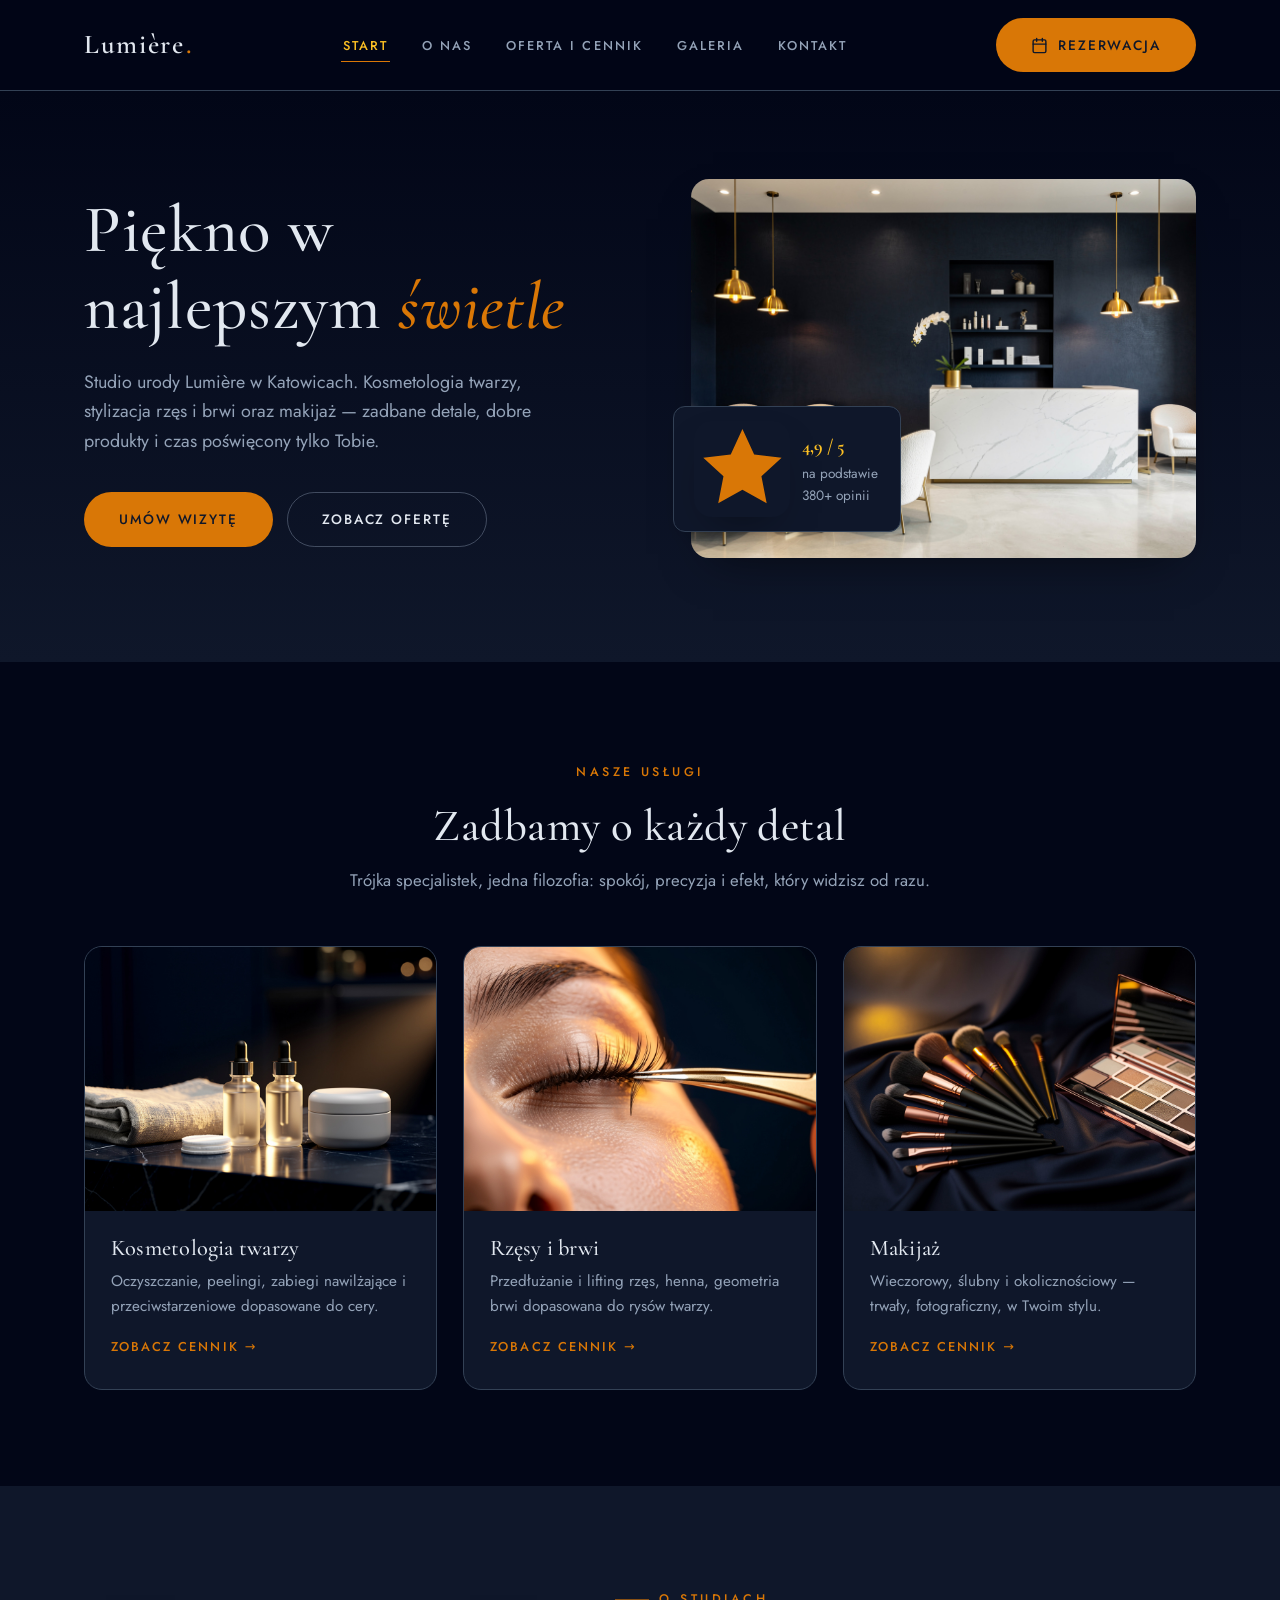
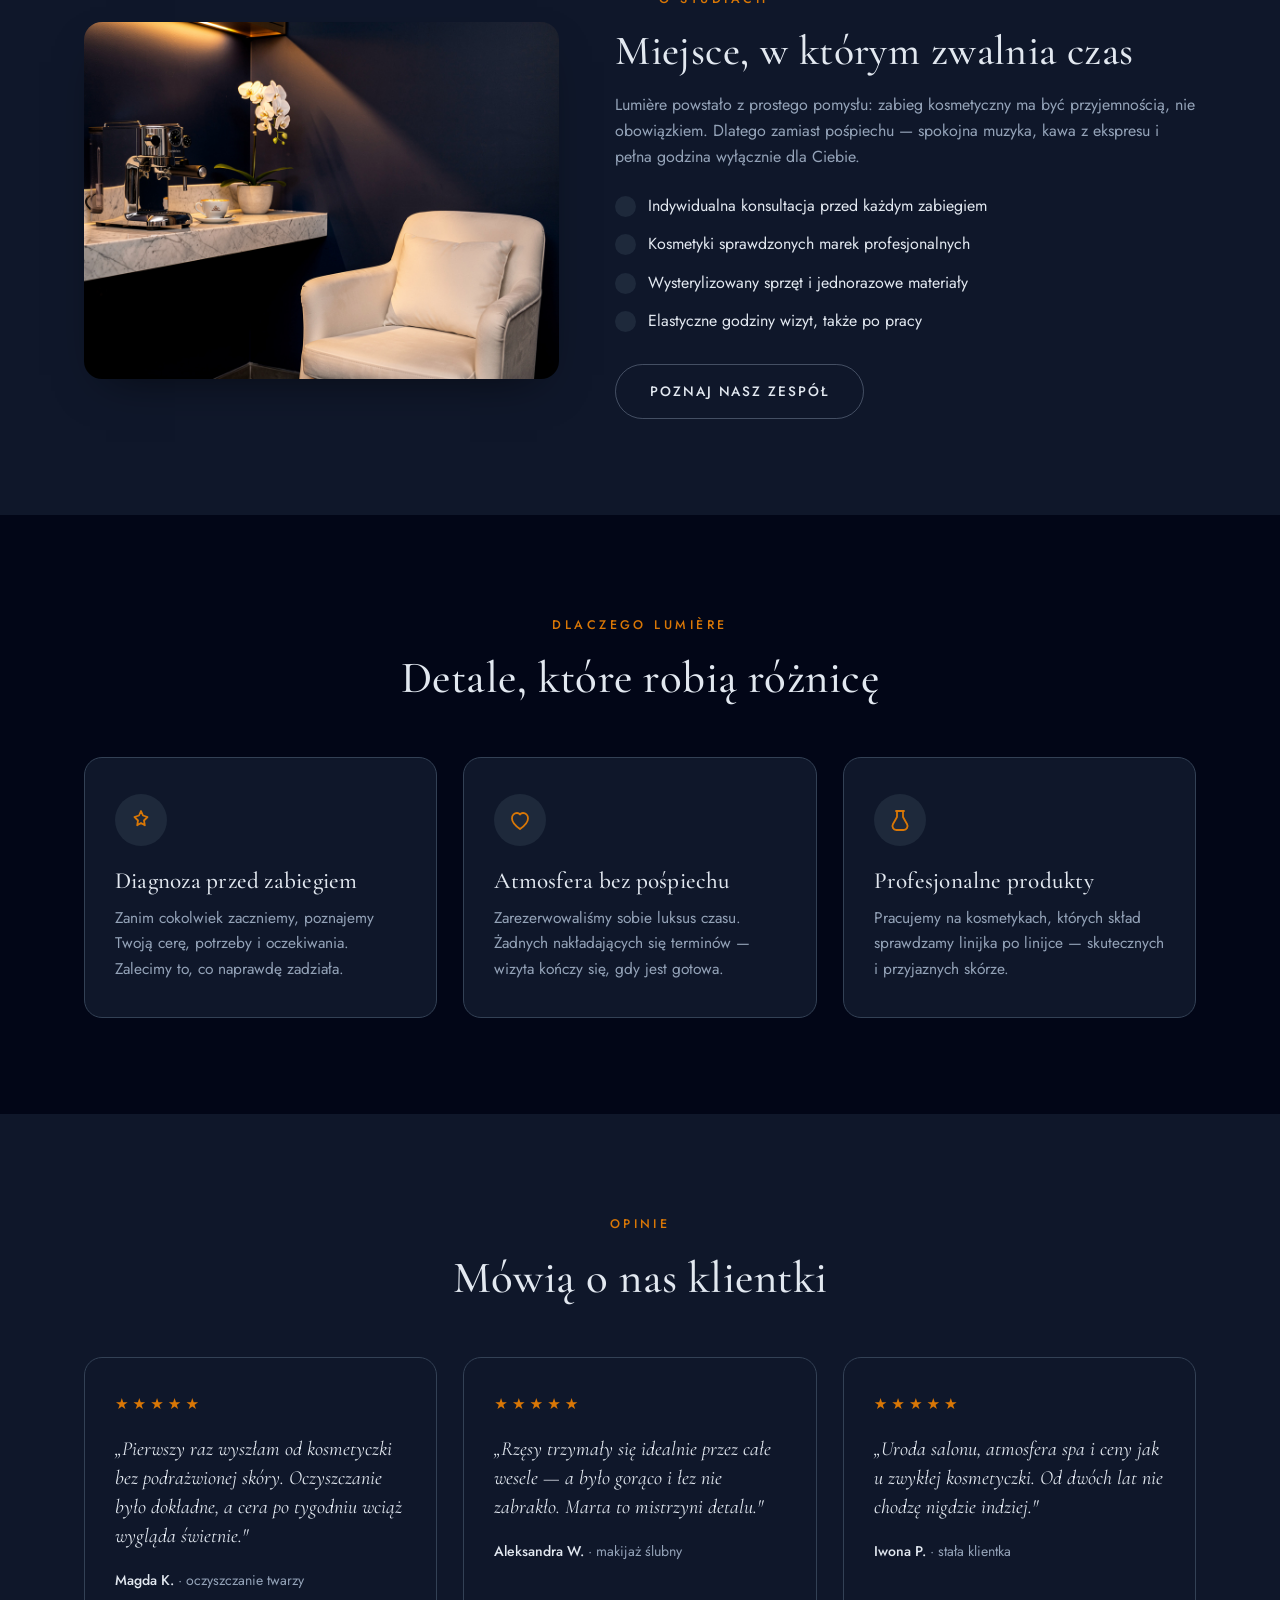
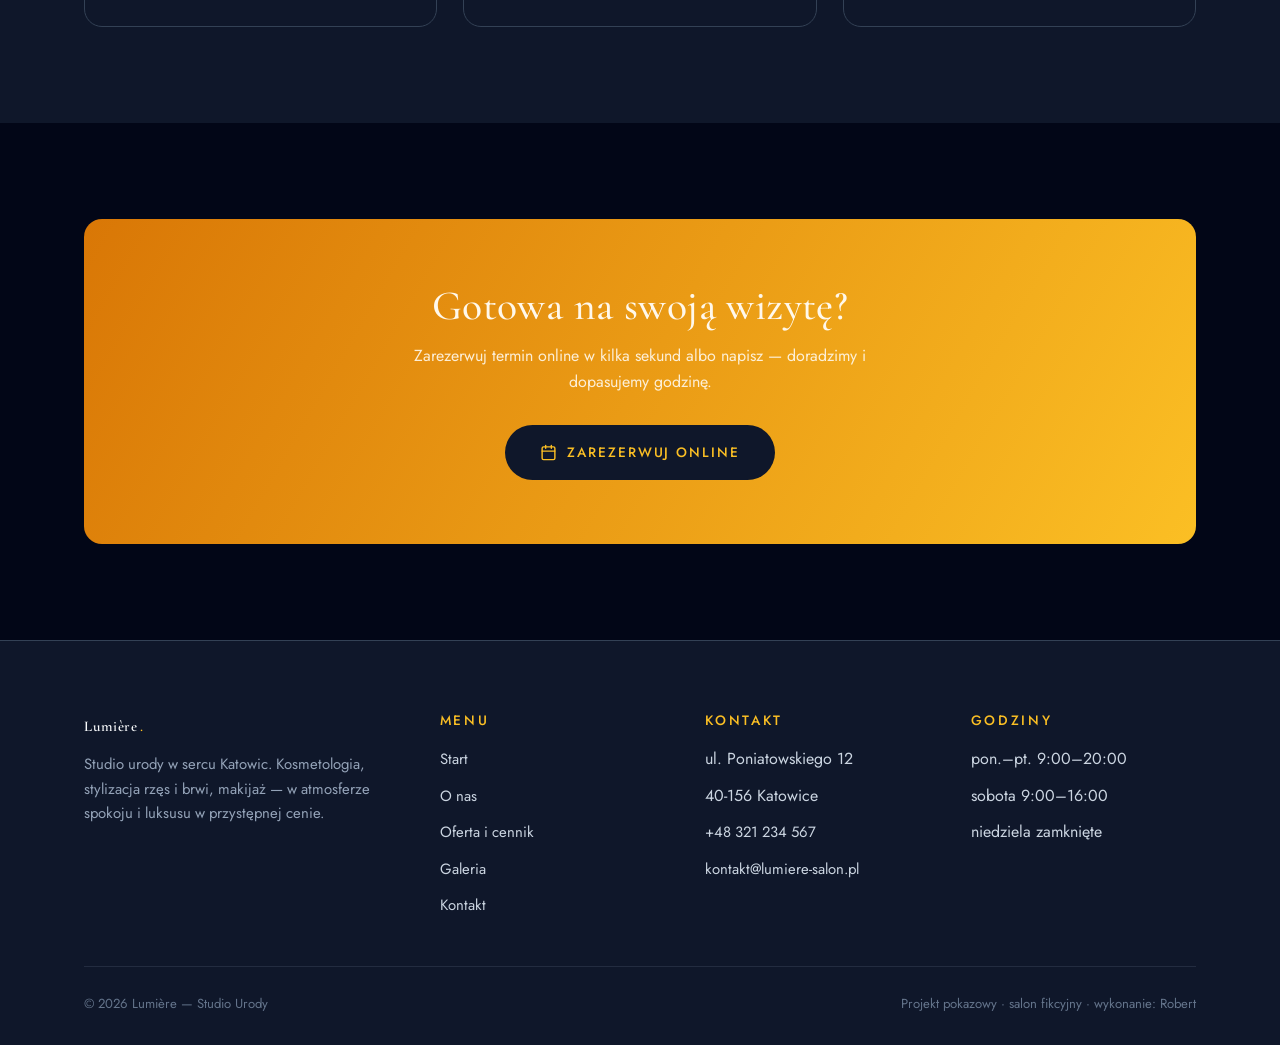
<file: index.html>
<!doctype html>
<html lang="pl">
<head>
  <meta charset="UTF-8" />
  <meta name="viewport" content="width=device-width, initial-scale=1.0" />
  <title>Lumière — Studio Urody w Katowicach · kosmetologia, rzęsy, makijaż</title>
  <meta name="description" content="Studio urody Lumière w Katowicach: kosmetologia twarzy, przedłużanie rzęs, laminat brwi, makijaż ślubny i wieczorowy. Zarezerwuj wizytę online." />
  <link rel="canonical" href="https://sayd1975-code.github.io/lumiere/index.html" />
  <meta property="og:type" content="website" />
  <meta property="og:site_name" content="Lumière — Studio Urody" />
  <meta property="og:title" content="Lumière — Studio Urody w Katowicach · kosmetologia, rzęsy, makijaż" />
  <meta property="og:description" content="Studio urody Lumière w Katowicach: kosmetologia twarzy, przedłużanie rzęs, laminat brwi, makijaż ślubny i wieczorowy. Zarezerwuj wizytę online." />
  <meta property="og:locale" content="pl_PL" />
  <link rel="icon" type="image/svg+xml" href="icon.svg" />
  <link rel="apple-touch-icon" href="icon.svg" />
  <link rel="manifest" href="manifest.json" />
  <meta name="theme-color" content="#020617" />
  <link rel="preconnect" href="https://fonts.googleapis.com" />
  <link rel="preconnect" href="https://fonts.gstatic.com" crossorigin />
  <link href="https://fonts.googleapis.com/css2?family=Cormorant+Garamond:ital,wght@0,400;0,500;0,600;1,400;1,500&family=Jost:wght@300;400;500;600&display=swap" rel="stylesheet" />
  <link rel="stylesheet" href="css/style.css" />
  <script type="application/ld+json">
  {
    "@context": "https://schema.org",
    "@type": "BeautySalon",
    "name": "Lumière — Studio Urody",
    "description": "Studio urody w Katowicach: kosmetologia, stylizacja rzęs i brwi, makijaż.",
    "address": { "@type": "PostalAddress", "streetAddress": "ul. Poniatowskiego 12", "postalCode": "40-156", "addressLocality": "Katowice", "addressCountry": "PL" },
    "telephone": "+48321234567",
    "email": "kontakt@lumiere-salon.pl",
    "openingHours": ["Mo-Fr 09:00-20:00", "Sa 09:00-16:00"],
    "priceRange": "60-450 PLN"
  }
  </script>
</head>
<body data-spa="false" data-pwa="true">
  <a class="skip-link" href="#tresc">Przejdź do treści</a>

  <header class="site-header">
    <div class="site-header__inner">
      <a class="brand" href="index.html" data-page="home">Lumière<em>.</em></a>
      <nav class="nav" aria-label="Menu główne">
        <a href="index.html" data-page="home">Start</a>
        <a href="o-nas.html" data-page="o-nas">O nas</a>
        <a href="oferta.html" data-page="oferta">Oferta i cennik</a>
        <a href="galeria.html" data-page="galeria">Galeria</a>
        <a href="kontakt.html" data-page="kontakt">Kontakt</a>
      </nav>
      <a class="header-cta btn btn--primary" href="kontakt.html" data-page="kontakt">
        <svg viewBox="0 0 24 24" fill="none" stroke="currentColor" stroke-width="2" stroke-linecap="round" stroke-linejoin="round" aria-hidden="true"><rect x="3" y="4" width="18" height="18" rx="2"/><path d="M16 2v4M8 2v4M3 10h18"/></svg>
        Rezerwacja
      </a>
      <button class="nav-toggle" aria-label="Otwórz menu" aria-expanded="false">
        <span></span><span></span><span></span>
      </button>
    </div>
  </header>
<main id="page-home" class="page" data-page="home">

    <!-- Hero -->
    <section class="hero" id="tresc">
      <div class="hero__inner">
        <div class="hero__content">
          <h1>Piękno w najlepszym <em>świetle</em></h1>
          <p>Studio urody Lumière w Katowicach. Kosmetologia twarzy, stylizacja rzęs i brwi oraz makijaż — zadbane detale, dobre produkty i czas poświęcony tylko Tobie.</p>
          <div class="hero__actions">
            <a class="btn btn--primary" href="kontakt.html" data-page="kontakt">Umów wizytę</a>
            <a class="btn btn--ghost" href="oferta.html" data-page="oferta">Zobacz ofertę</a>
          </div>
        </div>
        <figure class="hero__figure" aria-hidden="true">
          <img src="hero-index.jpg" alt="Wnętrze salonu Lumière — recepcja i strefa oczekiwania" width="1024" height="768" decoding="async">
          <figcaption class="hero__badge">
            <svg viewBox="0 0 24 24" width="26" height="26" fill="#d97706" aria-hidden="true"><path d="M12 2l2.9 6.3 6.8.8-5 4.6 1.3 6.7L12 17l-6 3.4 1.3-6.7-5-4.6 6.8-.8z"/></svg>
            <div><strong>4,9 / 5</strong><span>na podstawie 380+ opinii</span></div>
          </figcaption>
        </figure>
      </div>
    </section>

    <!-- Usługi -->
    <section class="section">
      <div class="wrap">
        <div class="section-head section-head--center reveal">
          <span class="eyebrow">Nasze usługi</span>
          <h2>Zadbamy o każdy detal</h2>
          <p>Trójka specjalistek, jedna filozofia: spokój, precyzja i efekt, który widzisz od razu.</p>
        </div>
        <div class="grid-3">
          <article class="service-tile reveal" data-delay="1">
            <div class="service-tile__art" aria-hidden="true">
              <img src="svc-kosmetologia.jpg" alt="Kosmetologia twarzy" width="1024" height="768" loading="lazy" decoding="async">
            </div>
            <div class="service-tile__body">
              <h3>Kosmetologia twarzy</h3>
              <p>Oczyszczanie, peelingi, zabiegi nawilżające i przeciwstarzeniowe dopasowane do cery.</p>
              <a href="oferta.html" data-page="oferta">Zobacz cennik</a>
            </div>
          </article>
          <article class="service-tile reveal" data-delay="2">
            <div class="service-tile__art" aria-hidden="true">
              <img src="svc-rzesy-brwi.jpg" alt="Stylizacja rzęs i brwi" width="1024" height="768" loading="lazy" decoding="async">
            </div>
            <div class="service-tile__body">
              <h3>Rzęsy i brwi</h3>
              <p>Przedłużanie i lifting rzęs, henna, geometria brwi dopasowana do rysów twarzy.</p>
              <a href="oferta.html" data-page="oferta">Zobacz cennik</a>
            </div>
          </article>
          <article class="service-tile reveal" data-delay="3">
            <div class="service-tile__art" aria-hidden="true">
              <img src="svc-makijaz.jpg" alt="Makijaż" width="1024" height="768" loading="lazy" decoding="async">
            </div>
            <div class="service-tile__body">
              <h3>Makijaż</h3>
              <p>Wieczorowy, ślubny i okolicznościowy — trwały, fotograficzny, w Twoim stylu.</p>
              <a href="oferta.html" data-page="oferta">Zobacz cennik</a>
            </div>
          </article>
        </div>
      </div>
    </section>

    <!-- O studiach -->
    <section class="section section--cream">
      <div class="wrap split">
        <figure class="split__figure reveal" aria-hidden="true">
          <img src="split-index.jpg" alt="Strefa oczekiwania — kawa i orchidea" width="1024" height="768" loading="lazy" decoding="async">
        </figure>
        <div class="split__content reveal" data-delay="1">
          <span class="eyebrow">O studiach</span>
          <h2>Miejsce, w którym zwalnia czas</h2>
          <p>Lumière powstało z prostego pomysłu: zabieg kosmetyczny ma być przyjemnością, nie obowiązkiem. Dlatego zamiast pośpiechu — spokojna muzyka, kawa z ekspresu i pełna godzina wyłącznie dla Ciebie.</p>
          <ul class="checklist">
            <li>Indywidualna konsultacja przed każdym zabiegiem</li>
            <li>Kosmetyki sprawdzonych marek profesjonalnych</li>
            <li>Wysterylizowany sprzęt i jednorazowe materiały</li>
            <li>Elastyczne godziny wizyt, także po pracy</li>
          </ul>
          <a class="btn btn--ghost" href="o-nas.html" data-page="o-nas">Poznaj nasz zespół</a>
        </div>
      </div>
    </section>

    <!-- Dlaczego Lumière -->
    <section class="section">
      <div class="wrap">
        <div class="section-head section-head--center reveal">
          <span class="eyebrow">Dlaczego Lumière</span>
          <h2>Detale, które robią różnicę</h2>
        </div>
        <div class="grid-3">
          <article class="card reveal" data-delay="1">
            <div class="card__icon" aria-hidden="true">
              <svg viewBox="0 0 24 24" fill="none" stroke="#d97706" stroke-width="1.8" stroke-linecap="round" stroke-linejoin="round"><path d="M12 3l2 4.5L18.5 9l-3.5 3.5.8 4.8L12 15l-3.8 2.3.8-4.8L5.5 9 10 7.5z"/></svg>
            </div>
            <h3>Diagnoza przed zabiegiem</h3>
            <p>Zanim cokolwiek zaczniemy, poznajemy Twoją cerę, potrzeby i oczekiwania. Zalecimy to, co naprawdę zadziała.</p>
          </article>
          <article class="card reveal" data-delay="2">
            <div class="card__icon" aria-hidden="true">
              <svg viewBox="0 0 24 24" fill="none" stroke="#d97706" stroke-width="1.8" stroke-linecap="round" stroke-linejoin="round"><path d="M12 21c-5-3.5-8-6.8-8-10.5C4 7 6.5 5 9 5c1.4 0 2.4.7 3 1.6C12.6 5.7 13.6 5 15 5c2.5 0 5 2 5 5.5 0 3.7-3 7-8 10.5Z"/></svg>
            </div>
            <h3>Atmosfera bez pośpiechu</h3>
            <p>Zarezerwowaliśmy sobie luksus czasu. Żadnych nakładających się terminów — wizyta kończy się, gdy jest gotowa.</p>
          </article>
          <article class="card reveal" data-delay="3">
            <div class="card__icon" aria-hidden="true">
              <svg viewBox="0 0 24 24" fill="none" stroke="#d97706" stroke-width="1.8" stroke-linecap="round" stroke-linejoin="round"><path d="M9 3v6l-4 7a4 4 0 0 0 3.4 6h7.2A4 4 0 0 0 19 16l-4-7V3M8 3h8"/></svg>
            </div>
            <h3>Profesjonalne produkty</h3>
            <p>Pracujemy na kosmetykach, których skład sprawdzamy linijka po linijce — skutecznych i przyjaznych skórze.</p>
          </article>
        </div>
      </div>
    </section>

    <!-- Opinie -->
    <section class="section section--cream">
      <div class="wrap">
        <div class="section-head section-head--center reveal">
          <span class="eyebrow">Opinie</span>
          <h2>Mówią o nas klientki</h2>
        </div>
        <div class="grid-3">
          <figure class="quote-card reveal" data-delay="1">
            <div class="quote-card__stars" aria-label="Ocena 5 na 5">★★★★★</div>
            <blockquote>„Pierwszy raz wyszłam od kosmetyczki bez podrażwionej skóry. Oczyszczanie było dokładne, a cera po tygodniu wciąż wygląda świetnie."</blockquote>
            <figcaption><strong>Magda K.</strong> · oczyszczanie twarzy</figcaption>
          </figure>
          <figure class="quote-card reveal" data-delay="2">
            <div class="quote-card__stars" aria-label="Ocena 5 na 5">★★★★★</div>
            <blockquote>„Rzęsy trzymały się idealnie przez całe wesele — a było gorąco i łez nie zabrakło. Marta to mistrzyni detalu."</blockquote>
            <figcaption><strong>Aleksandra W.</strong> · makijaż ślubny</figcaption>
          </figure>
          <figure class="quote-card reveal" data-delay="3">
            <div class="quote-card__stars" aria-label="Ocena 5 na 5">★★★★★</div>
            <blockquote>„Uroda salonu, atmosfera spa i ceny jak u zwykłej kosmetyczki. Od dwóch lat nie chodzę nigdzie indziej."</blockquote>
            <figcaption><strong>Iwona P.</strong> · stała klientka</figcaption>
          </figure>
        </div>
      </div>
    </section>

    <!-- CTA -->
    <section class="section">
      <div class="wrap">
        <div class="cta-band reveal">
          <h2>Gotowa na swoją wizytę?</h2>
          <p>Zarezerwuj termin online w kilka sekund albo napisz — doradzimy i dopasujemy godzinę.</p>
          <a class="btn btn--light" href="kontakt.html" data-page="kontakt">
            <svg viewBox="0 0 24 24" fill="none" stroke="currentColor" stroke-width="2" stroke-linecap="round" stroke-linejoin="round" aria-hidden="true"><rect x="3" y="4" width="18" height="18" rx="2"/><path d="M16 2v4M8 2v4M3 10h18"/></svg>
            Zarezerwuj online
          </a>
        </div>
      </div>
    </section>

  </main>

  <footer class="site-footer">
    <div class="wrap">
      <div class="footer-grid">
        <div class="footer-col">
          <a class="brand" href="index.html" data-page="home">Lumière<em>.</em></a>
          <p>Studio urody w sercu Katowic. Kosmetologia, stylizacja rzęs i brwi, makijaż — w atmosferze spokoju i luksusu w przystępnej cenie.</p>
        </div>
        <div class="footer-col">
          <h3>Menu</h3>
          <ul>
            <li><a href="index.html" data-page="home">Start</a></li>
            <li><a href="o-nas.html" data-page="o-nas">O nas</a></li>
            <li><a href="oferta.html" data-page="oferta">Oferta i cennik</a></li>
            <li><a href="galeria.html" data-page="galeria">Galeria</a></li>
            <li><a href="kontakt.html" data-page="kontakt">Kontakt</a></li>
          </ul>
        </div>
        <div class="footer-col">
          <h3>Kontakt</h3>
          <ul>
            <li>ul. Poniatowskiego 12</li>
            <li>40-156 Katowice</li>
            <li><a href="tel:+48321234567">+48 321 234 567</a></li>
            <li><a href="mailto:kontakt@lumiere-salon.pl">kontakt@lumiere-salon.pl</a></li>
          </ul>
        </div>
        <div class="footer-col">
          <h3>Godziny</h3>
          <ul>
            <li>pon.–pt. 9:00–20:00</li>
            <li>sobota 9:00–16:00</li>
            <li>niedziela zamknięte</li>
          </ul>
        </div>
      </div>
      <div class="footer-bottom">
        <span>© <span data-year>2026</span> Lumière — Studio Urody</span>
        <span>Projekt pokazowy · salon fikcyjny · wykonanie: Robert</span>
      </div>
    </div>
  </footer>

  <!-- Lightbox galerii -->
  <div class="lightbox" role="dialog" aria-modal="true" aria-label="Powiększone zdjęcie">
    <button class="lightbox__close" aria-label="Zamknij">✕</button>
    <div class="lightbox__inner"></div>
  </div>

  <script src="js/main.js"></script>
</body>
</html>
</file>
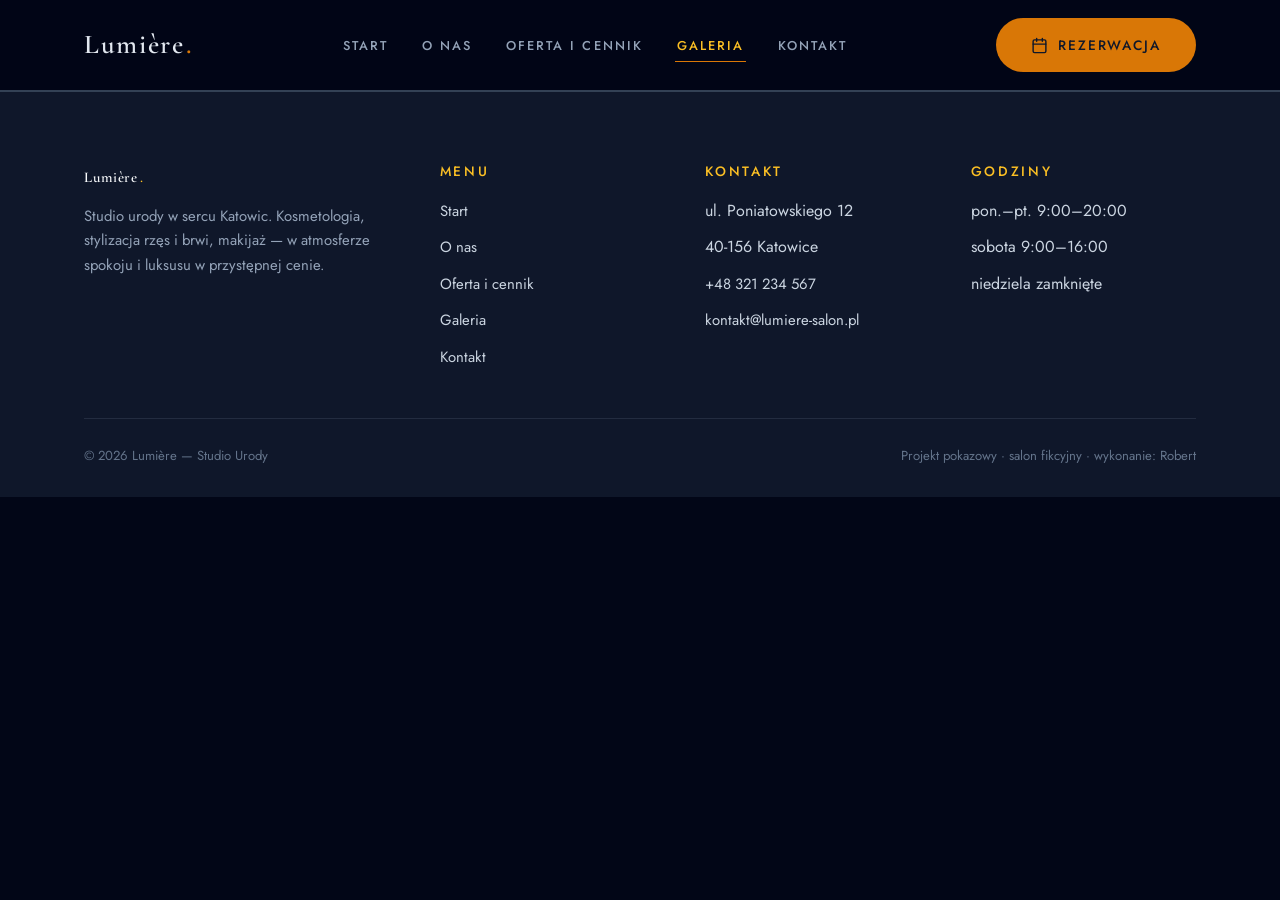
<file: galeria.html>
<!doctype html>
<html lang="pl">
<head>
  <meta charset="UTF-8" />
  <meta name="viewport" content="width=device-width, initial-scale=1.0" />
  <title>Galeria — Lumière Studio Urody</title>
  <meta name="description" content="Galeria realizacji studia Lumière w Katowicach: makijaże, stylizacje rzęs, wnętrza gabinetów." />
  <link rel="canonical" href="https://sayd1975-code.github.io/lumiere/galeria.html" />
  <meta property="og:type" content="website" />
  <meta property="og:site_name" content="Lumière — Studio Urody" />
  <meta property="og:title" content="Galeria — Lumière Studio Urody" />
  <meta property="og:description" content="Galeria realizacji studia Lumière w Katowicach: makijaże, stylizacje rzęs, wnętrza gabinetów." />
  <meta property="og:locale" content="pl_PL" />
  <link rel="icon" type="image/svg+xml" href="icon.svg" />
  <link rel="apple-touch-icon" href="icon.svg" />
  <link rel="manifest" href="manifest.json" />
  <meta name="theme-color" content="#020617" />
  <link rel="preconnect" href="https://fonts.googleapis.com" />
  <link rel="preconnect" href="https://fonts.gstatic.com" crossorigin />
  <link href="https://fonts.googleapis.com/css2?family=Cormorant+Garamond:ital,wght@0,400;0,500;0,600;1,400;1,500&family=Jost:wght@300;400;500;600&display=swap" rel="stylesheet" />
  <link rel="stylesheet" href="css/style.css" />
</head>
<body data-spa="false" data-pwa="true">
  <a class="skip-link" href="#tresc">Przejdź do treści</a>

  <header class="site-header">
    <div class="site-header__inner">
      <a class="brand" href="index.html" data-page="home">Lumière<em>.</em></a>
      <nav class="nav" aria-label="Menu główne">
        <a href="index.html" data-page="home">Start</a>
        <a href="o-nas.html" data-page="o-nas">O nas</a>
        <a href="oferta.html" data-page="oferta">Oferta i cennik</a>
        <a href="galeria.html" data-page="galeria">Galeria</a>
        <a href="kontakt.html" data-page="kontakt">Kontakt</a>
      </nav>
      <a class="header-cta btn btn--primary" href="kontakt.html" data-page="kontakt">
        <svg viewBox="0 0 24 24" fill="none" stroke="currentColor" stroke-width="2" stroke-linecap="round" stroke-linejoin="round" aria-hidden="true"><rect x="3" y="4" width="18" height="18" rx="2"/><path d="M16 2v4M8 2v4M3 10h18"/></svg>
        Rezerwacja
      </a>
      <button class="nav-toggle" aria-label="Otwórz menu" aria-expanded="false">
        <span></span><span></span><span></span>
      </button>
    </div>
  </header>
<main id="page-galeria" class="page" data-page="galeria" hidden>

    <section class="page-hero">
      <div class="wrap">
        <p class="breadcrumb"><a href="index.html" data-page="home">Start</a> / Galeria</p>
        <h1>Galeria</h1>
        <p>Wybrane realizacje i wnętrza studia. Kliknij kafel, aby powiększyć.</p>
      </div>
    </section>

    <section class="section">
      <div class="wrap">
        <div class="gallery-grid">
          <button class="g-item g-item--wide reveal" type="button">
            <div class="g-item__art" aria-hidden="true">
              <img src="gal1-wnetrze.jpg" alt="Wnętrze studia — strefa oczekiwania" width="1024" height="768" loading="lazy" decoding="async">
            </div>
            <div class="g-item__caption"><strong>Wnętrze studia</strong>strefa oczekiwania</div>
          </button>

          <button class="g-item reveal" type="button" data-delay="1">
            <div class="g-item__art" aria-hidden="true">
              <img src="gal2-oczyszczanie.jpg" alt="Oczyszczanie twarzy — efekt po serii zabiegów" width="1024" height="768" loading="lazy" decoding="async">
            </div>
            <div class="g-item__caption"><strong>Oczyszczanie twarzy</strong>efekt po serii 3 zabiegów</div>
          </button>

          <button class="g-item reveal" type="button" data-delay="2">
            <div class="g-item__art" aria-hidden="true">
              <img src="gal3-rzesy.jpg" alt="Rzęsy 1:1 — efekt naturalny" width="1024" height="768" loading="lazy" decoding="async">
            </div>
            <div class="g-item__caption"><strong>Rzęsy 1:1</strong>efekt naturalny</div>
          </button>

          <button class="g-item reveal" type="button">
            <div class="g-item__art" aria-hidden="true">
              <img src="gal4-makijaz-wieczorowy.jpg" alt="Makijaż wieczorowy — paleta różu i nudi" width="1024" height="768" loading="lazy" decoding="async">
            </div>
            <div class="g-item__caption"><strong>Makijaż wieczorowy</strong>paleta różu i nudi</div>
          </button>

          <button class="g-item reveal" type="button" data-delay="1">
            <div class="g-item__art" aria-hidden="true">
              <img src="gal5-laminat.jpg" alt="Laminat brwi — utrwalony kształt" width="1024" height="768" loading="lazy" decoding="async">
            </div>
            <div class="g-item__caption"><strong>Laminat brwi</strong>utrwalony kształt</div>
          </button>

          <button class="g-item g-item--wide reveal" type="button" data-delay="2">
            <div class="g-item__art" aria-hidden="true">
              <img src="gal6-gabinet.jpg" alt="Gabinet kosmetologiczny — fototerapia LED" width="1024" height="768" loading="lazy" decoding="async">
            </div>
            <div class="g-item__caption"><strong>Gabinet kosmetologiczny</strong>fototerapia LED</div>
          </button>

          <button class="g-item reveal" type="button">
            <div class="g-item__art" aria-hidden="true">
              <img src="gal7-slubny.jpg" alt="Makijaż ślubny — wersja naturalna" width="1024" height="768" loading="lazy" decoding="async">
            </div>
            <div class="g-item__caption"><strong>Makijaż ślubny</strong>wersja naturalna, trwała</div>
          </button>

          <button class="g-item reveal" type="button" data-delay="1">
            <div class="g-item__art" aria-hidden="true">
              <img src="gal8-detale.jpg" alt="Detale studia — strefa makijażu" width="1024" height="768" loading="lazy" decoding="async">
            </div>
            <div class="g-item__caption"><strong>Detale studia</strong>strefa makijażu</div>
          </button>

          <button class="g-item reveal" type="button" data-delay="2">
            <div class="g-item__art" aria-hidden="true">
              <img src="gal9-manicure.jpg" alt="Manicure hybrydowa — kolekcja różowa" width="1024" height="768" loading="lazy" decoding="async">
            </div>
            <div class="g-item__caption"><strong>Manicure hybrydowa</strong>kolekcja różowa</div>
          </button>
        </div>


      </div>
    </section>

    <section class="section">
      <div class="wrap">
        <div class="cta-band reveal">
          <h2>Podoba Ci się coś z galerii?</h2>
          <p>Umów wizytę — dopasujemy zabieg i efekt do Twoich oczekiwań.</p>
          <a class="btn btn--light" href="kontakt.html" data-page="kontakt">Zarezerwuj termin</a>
        </div>
      </div>
    </section>

  </main>

  <footer class="site-footer">
    <div class="wrap">
      <div class="footer-grid">
        <div class="footer-col">
          <a class="brand" href="index.html" data-page="home">Lumière<em>.</em></a>
          <p>Studio urody w sercu Katowic. Kosmetologia, stylizacja rzęs i brwi, makijaż — w atmosferze spokoju i luksusu w przystępnej cenie.</p>
        </div>
        <div class="footer-col">
          <h3>Menu</h3>
          <ul>
            <li><a href="index.html" data-page="home">Start</a></li>
            <li><a href="o-nas.html" data-page="o-nas">O nas</a></li>
            <li><a href="oferta.html" data-page="oferta">Oferta i cennik</a></li>
            <li><a href="galeria.html" data-page="galeria">Galeria</a></li>
            <li><a href="kontakt.html" data-page="kontakt">Kontakt</a></li>
          </ul>
        </div>
        <div class="footer-col">
          <h3>Kontakt</h3>
          <ul>
            <li>ul. Poniatowskiego 12</li>
            <li>40-156 Katowice</li>
            <li><a href="tel:+48321234567">+48 321 234 567</a></li>
            <li><a href="mailto:kontakt@lumiere-salon.pl">kontakt@lumiere-salon.pl</a></li>
          </ul>
        </div>
        <div class="footer-col">
          <h3>Godziny</h3>
          <ul>
            <li>pon.–pt. 9:00–20:00</li>
            <li>sobota 9:00–16:00</li>
            <li>niedziela zamknięte</li>
          </ul>
        </div>
      </div>
      <div class="footer-bottom">
        <span>© <span data-year>2026</span> Lumière — Studio Urody</span>
        <span>Projekt pokazowy · salon fikcyjny · wykonanie: Robert</span>
      </div>
    </div>
  </footer>

  <!-- Lightbox galerii -->
  <div class="lightbox" role="dialog" aria-modal="true" aria-label="Powiększone zdjęcie">
    <button class="lightbox__close" aria-label="Zamknij">✕</button>
    <div class="lightbox__inner"></div>
  </div>

  <script src="js/main.js"></script>
</body>
</html>
</file>
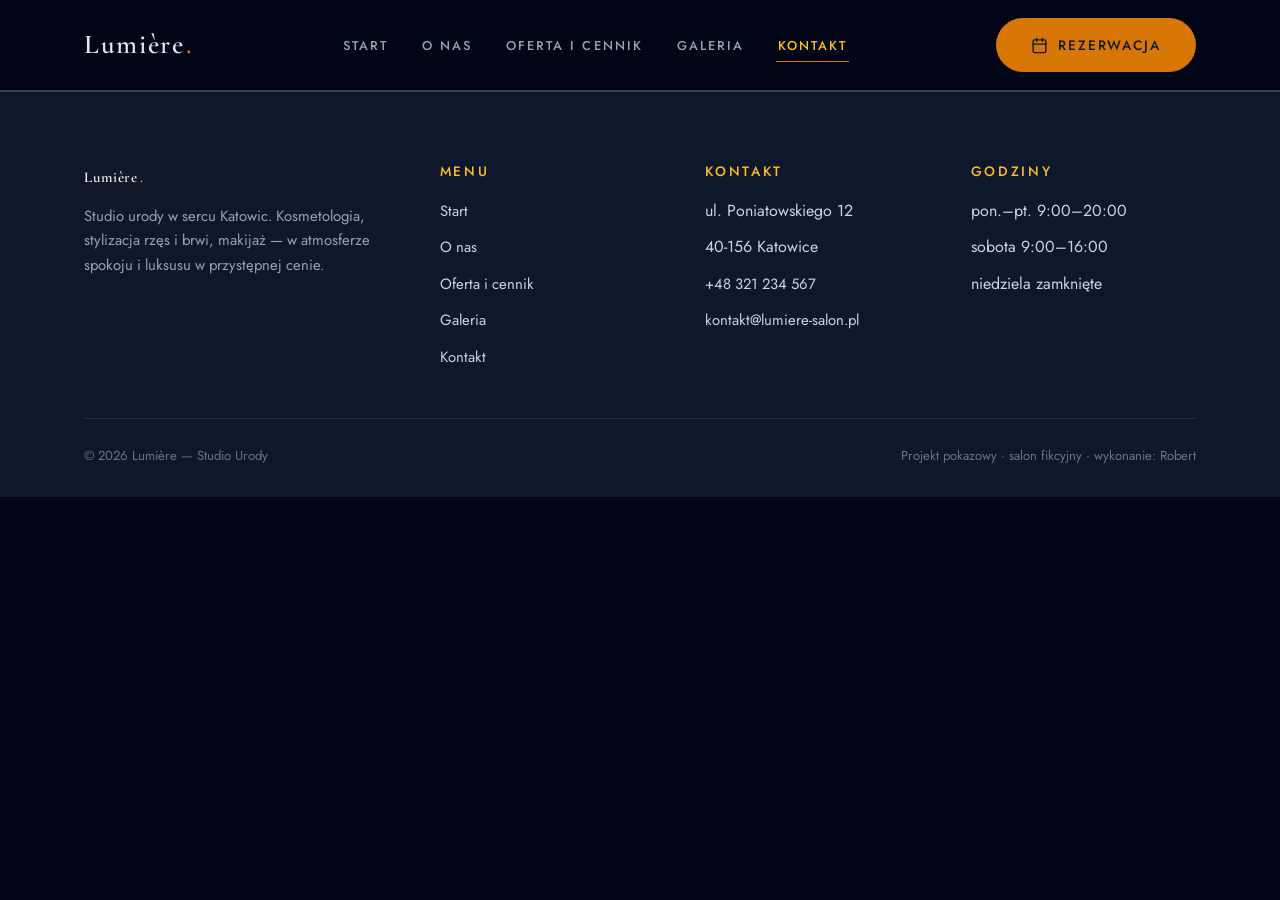
<file: kontakt.html>
<!doctype html>
<html lang="pl">
<head>
  <meta charset="UTF-8" />
  <meta name="viewport" content="width=device-width, initial-scale=1.0" />
  <title>Kontakt i rezerwacja — Lumière Studio Urody</title>
  <meta name="description" content="Skontaktuj się ze studiem Lumière w Katowicach: telefon, e-mail, formularz kontaktowy i rezerwacja online przez Booksy." />
  <link rel="canonical" href="https://sayd1975-code.github.io/lumiere/kontakt.html" />
  <meta property="og:type" content="website" />
  <meta property="og:site_name" content="Lumière — Studio Urody" />
  <meta property="og:title" content="Kontakt i rezerwacja — Lumière Studio Urody" />
  <meta property="og:description" content="Skontaktuj się ze studiem Lumière w Katowicach: telefon, e-mail, formularz kontaktowy i rezerwacja online przez Booksy." />
  <meta property="og:locale" content="pl_PL" />
  <link rel="icon" type="image/svg+xml" href="icon.svg" />
  <link rel="apple-touch-icon" href="icon.svg" />
  <link rel="manifest" href="manifest.json" />
  <meta name="theme-color" content="#020617" />
  <link rel="preconnect" href="https://fonts.googleapis.com" />
  <link rel="preconnect" href="https://fonts.gstatic.com" crossorigin />
  <link href="https://fonts.googleapis.com/css2?family=Cormorant+Garamond:ital,wght@0,400;0,500;0,600;1,400;1,500&family=Jost:wght@300;400;500;600&display=swap" rel="stylesheet" />
  <link rel="stylesheet" href="css/style.css" />
</head>
<body data-spa="false" data-pwa="true">
  <a class="skip-link" href="#tresc">Przejdź do treści</a>

  <header class="site-header">
    <div class="site-header__inner">
      <a class="brand" href="index.html" data-page="home">Lumière<em>.</em></a>
      <nav class="nav" aria-label="Menu główne">
        <a href="index.html" data-page="home">Start</a>
        <a href="o-nas.html" data-page="o-nas">O nas</a>
        <a href="oferta.html" data-page="oferta">Oferta i cennik</a>
        <a href="galeria.html" data-page="galeria">Galeria</a>
        <a href="kontakt.html" data-page="kontakt">Kontakt</a>
      </nav>
      <a class="header-cta btn btn--primary" href="kontakt.html" data-page="kontakt">
        <svg viewBox="0 0 24 24" fill="none" stroke="currentColor" stroke-width="2" stroke-linecap="round" stroke-linejoin="round" aria-hidden="true"><rect x="3" y="4" width="18" height="18" rx="2"/><path d="M16 2v4M8 2v4M3 10h18"/></svg>
        Rezerwacja
      </a>
      <button class="nav-toggle" aria-label="Otwórz menu" aria-expanded="false">
        <span></span><span></span><span></span>
      </button>
    </div>
  </header>
<main id="page-kontakt" class="page" data-page="kontakt" hidden>

    <section class="page-hero">
      <div class="wrap">
        <p class="breadcrumb"><a href="index.html" data-page="home">Start</a> / Kontakt</p>
        <h1>Kontakt i rezerwacja</h1>
        <p>Napisz, zadzwoń albo zarezerwuj online — odpowiadamy zwykle w ciągu 2 godzin roboczych.</p>
      </div>
    </section>

    <section class="section">
      <div class="wrap contact-grid">
        <div class="reveal">
          <span class="eyebrow">Dane studia</span>
          <h2 style="font-size: 2rem; margin-bottom: 10px;">Znajdziesz nas w centrum Katowic</h2>
          <p class="lede">5 minut pieszo od Spodka, wejście od strony podwórka — szukaj różowych drzwi.</p>

          <ul class="info-list">
            <li>
              <span class="ic" aria-hidden="true"><svg viewBox="0 0 24 24" fill="none" stroke="#d97706" stroke-width="1.8" stroke-linecap="round" stroke-linejoin="round"><path d="M12 21c-5-3.5-8-6.8-8-10.5C4 7 6.5 5 9 5c1.4 0 2.4.7 3 1.6C12.6 5.7 13.6 5 15 5c2.5 0 5 2 5 5.5 0 3.7-3 7-8 10.5Z"/></svg></span>
              <div><strong>Lumière — Studio Urody</strong><span>ul. Poniatowskiego 12, 40-156 Katowice</span></div>
            </li>
            <li>
              <span class="ic" aria-hidden="true"><svg viewBox="0 0 24 24" fill="none" stroke="#d97706" stroke-width="1.8" stroke-linecap="round" stroke-linejoin="round"><path d="M22 16.9v3a2 2 0 0 1-2.2 2A19.8 19.8 0 0 1 2.1 4.2 2 2 0 0 1 4.1 2h3a2 2 0 0 1 2 1.7c.1 1 .4 2 .7 2.9a2 2 0 0 1-.5 2.1L8 10a16 16 0 0 0 6 6l1.3-1.3a2 2 0 0 1 2.1-.5c.9.3 1.9.6 2.9.7a2 2 0 0 1 1.7 2Z"/></svg></span>
              <div><strong>Telefon</strong><span><a href="tel:+48321234567">+48 321 234 567</a></span></div>
            </li>
            <li>
              <span class="ic" aria-hidden="true"><svg viewBox="0 0 24 24" fill="none" stroke="#d97706" stroke-width="1.8" stroke-linecap="round" stroke-linejoin="round"><rect x="2" y="4" width="20" height="16" rx="2"/><path d="m22 6-10 7L2 6"/></svg></span>
              <div><strong>E-mail</strong><span><a href="mailto:kontakt@lumiere-salon.pl">kontakt@lumiere-salon.pl</a></span></div>
            </li>
          </ul>

          <div class="hours">
            <h3>Godziny otwarcia</h3>
            <dl>
              <dt>poniedziałek – piątek</dt><dd>9:00 – 20:00</dd>
              <dt>sobota</dt><dd>9:00 – 16:00</dd>
              <dt>niedziela</dt><dd>zamknięte</dd>
            </dl>
          </div>

          <p style="margin-top: 30px;">
            <a class="btn btn--primary" href="#" title="Przykład przycisku rezerwacji Booksy — w wersji produkcyjnej link do widgetu Booksy">
              <svg viewBox="0 0 24 24" fill="none" stroke="currentColor" stroke-width="2" stroke-linecap="round" stroke-linejoin="round" aria-hidden="true"><rect x="3" y="4" width="18" height="18" rx="2"/><path d="M16 2v4M8 2v4M3 10h18"/></svg>
              Zarezerwuj przez Booksy
            </a>
          </p>
        </div>

        <div class="form-card reveal" data-delay="1">
          <h3>Napisz do nas</h3>
          <p>Formularz demonstracyjny — po podpięciu wysyłki wiadomość trafi na adres e-mail salonu.</p>

          <form id="contact-form" novalidate>
            <div class="form-row">
              <div class="field">
                <label for="f-name">Imię i nazwisko</label>
                <input type="text" id="f-name" name="name" autocomplete="name" required />
                <span class="error">Podaj imię i nazwisko.</span>
              </div>
              <div class="field">
                <label for="f-phone">Telefon</label>
                <input type="tel" id="f-phone" name="phone" autocomplete="tel" pattern="[0-9 +()-]{7,}" />
                <span class="error">Podaj prawidłowy numer telefonu.</span>
              </div>
            </div>
            <div class="field">
              <label for="f-email">Adres e-mail</label>
              <input type="email" id="f-email" name="email" autocomplete="email" required />
              <span class="error">Podaj prawidłowy adres e-mail.</span>
            </div>
            <div class="field">
              <label for="f-service">Interesująca Cię usługa</label>
              <select id="f-service" name="service" required>
                <option value="">Wybierz usługę…</option>
                <option>Konsultacja (bezpłatna)</option>
                <option>Oczyszczanie twarzy</option>
                <option>Zabieg nawilżający</option>
                <option>Przedłużanie rzęs</option>
                <option>Laminat brwi</option>
                <option>Makijaż okolicznościowy</option>
                <option>Makijaż ślubny</option>
                <option>Manicure hybrydowa</option>
              </select>
              <span class="error">Wybierz usługę z listy.</span>
            </div>
            <div class="field">
              <label for="f-message">Wiadomość</label>
              <textarea id="f-message" name="message" required></textarea>
              <span class="error">Napisz kilka słów — choćby „chcę umówić wizytę".</span>
            </div>
            <div class="consent">
              <input type="checkbox" id="f-consent" required />
              <label for="f-consent">Zgadzam się na przetwarzanie moich danych w celu odpowiedzi na zapytanie. Zgodnie z RODO możesz je w każdej chwili wycofać.</label>
              <span class="error">Zgoda jest wymagana, abyśmy mogli odpisać.</span>
            </div>
            <button class="btn btn--primary" type="submit">Wyślij wiadomość</button>
          </form>

          <div class="form-success" role="status">
            <div class="tick" aria-hidden="true">
              <svg viewBox="0 0 24 24" width="30" height="30" fill="none" stroke="#fbbf24" stroke-width="2.5" stroke-linecap="round" stroke-linejoin="round"><path d="M5 13l4 4L19 7"/></svg>
            </div>
            <h3>Dziękujemy za wiadomość!</h3>
            <p>Odezwiemy się w ciągu 2 godzin roboczych. Do zobaczenia w studiu.</p>
          </div>
        </div>
      </div>
    </section>

  </main>

  <footer class="site-footer">
    <div class="wrap">
      <div class="footer-grid">
        <div class="footer-col">
          <a class="brand" href="index.html" data-page="home">Lumière<em>.</em></a>
          <p>Studio urody w sercu Katowic. Kosmetologia, stylizacja rzęs i brwi, makijaż — w atmosferze spokoju i luksusu w przystępnej cenie.</p>
        </div>
        <div class="footer-col">
          <h3>Menu</h3>
          <ul>
            <li><a href="index.html" data-page="home">Start</a></li>
            <li><a href="o-nas.html" data-page="o-nas">O nas</a></li>
            <li><a href="oferta.html" data-page="oferta">Oferta i cennik</a></li>
            <li><a href="galeria.html" data-page="galeria">Galeria</a></li>
            <li><a href="kontakt.html" data-page="kontakt">Kontakt</a></li>
          </ul>
        </div>
        <div class="footer-col">
          <h3>Kontakt</h3>
          <ul>
            <li>ul. Poniatowskiego 12</li>
            <li>40-156 Katowice</li>
            <li><a href="tel:+48321234567">+48 321 234 567</a></li>
            <li><a href="mailto:kontakt@lumiere-salon.pl">kontakt@lumiere-salon.pl</a></li>
          </ul>
        </div>
        <div class="footer-col">
          <h3>Godziny</h3>
          <ul>
            <li>pon.–pt. 9:00–20:00</li>
            <li>sobota 9:00–16:00</li>
            <li>niedziela zamknięte</li>
          </ul>
        </div>
      </div>
      <div class="footer-bottom">
        <span>© <span data-year>2026</span> Lumière — Studio Urody</span>
        <span>Projekt pokazowy · salon fikcyjny · wykonanie: Robert</span>
      </div>
    </div>
  </footer>

  <!-- Lightbox galerii -->
  <div class="lightbox" role="dialog" aria-modal="true" aria-label="Powiększone zdjęcie">
    <button class="lightbox__close" aria-label="Zamknij">✕</button>
    <div class="lightbox__inner"></div>
  </div>

  <script src="js/main.js"></script>
</body>
</html>
</file>
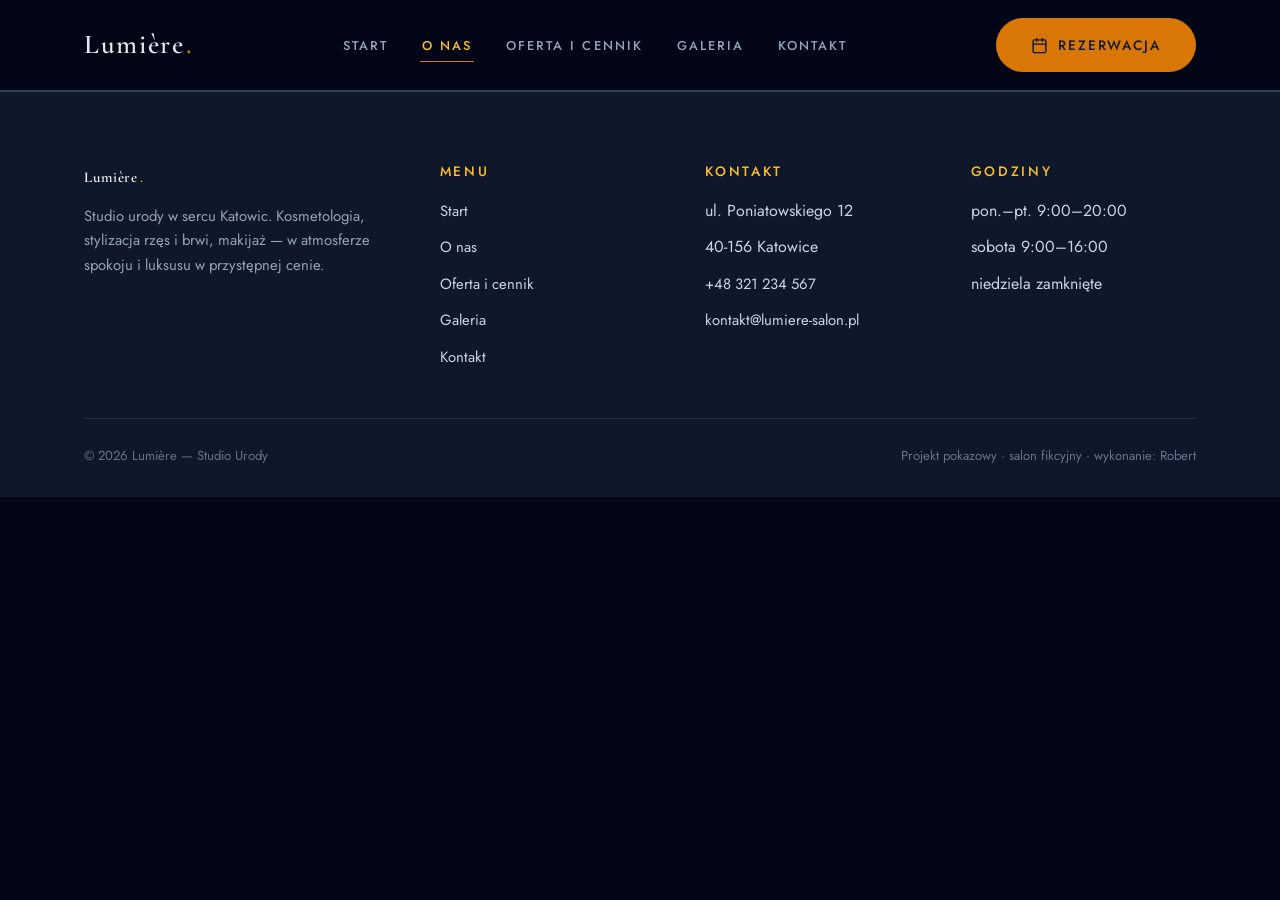
<file: o-nas.html>
<!doctype html>
<html lang="pl">
<head>
  <meta charset="UTF-8" />
  <meta name="viewport" content="width=device-width, initial-scale=1.0" />
  <title>O nas — Lumière Studio Urody</title>
  <meta name="description" content="Poznaj zespół Lumière: kosmetolożka Marta Nowak, stylistka rzęs Karolina Lis i make-up artistka Anna Zielińska. Filozofia studia w Katowicach." />
  <link rel="canonical" href="https://sayd1975-code.github.io/lumiere/o-nas.html" />
  <meta property="og:type" content="website" />
  <meta property="og:site_name" content="Lumière — Studio Urody" />
  <meta property="og:title" content="O nas — Lumière Studio Urody" />
  <meta property="og:description" content="Poznaj zespół Lumière: kosmetolożka Marta Nowak, stylistka rzęs Karolina Lis i make-up artistka Anna Zielińska. Filozofia studia w Katowicach." />
  <meta property="og:locale" content="pl_PL" />
  <link rel="icon" type="image/svg+xml" href="icon.svg" />
  <link rel="apple-touch-icon" href="icon.svg" />
  <link rel="manifest" href="manifest.json" />
  <meta name="theme-color" content="#020617" />
  <link rel="preconnect" href="https://fonts.googleapis.com" />
  <link rel="preconnect" href="https://fonts.gstatic.com" crossorigin />
  <link href="https://fonts.googleapis.com/css2?family=Cormorant+Garamond:ital,wght@0,400;0,500;0,600;1,400;1,500&family=Jost:wght@300;400;500;600&display=swap" rel="stylesheet" />
  <link rel="stylesheet" href="css/style.css" />
</head>
<body data-spa="false" data-pwa="true">
  <a class="skip-link" href="#tresc">Przejdź do treści</a>

  <header class="site-header">
    <div class="site-header__inner">
      <a class="brand" href="index.html" data-page="home">Lumière<em>.</em></a>
      <nav class="nav" aria-label="Menu główne">
        <a href="index.html" data-page="home">Start</a>
        <a href="o-nas.html" data-page="o-nas">O nas</a>
        <a href="oferta.html" data-page="oferta">Oferta i cennik</a>
        <a href="galeria.html" data-page="galeria">Galeria</a>
        <a href="kontakt.html" data-page="kontakt">Kontakt</a>
      </nav>
      <a class="header-cta btn btn--primary" href="kontakt.html" data-page="kontakt">
        <svg viewBox="0 0 24 24" fill="none" stroke="currentColor" stroke-width="2" stroke-linecap="round" stroke-linejoin="round" aria-hidden="true"><rect x="3" y="4" width="18" height="18" rx="2"/><path d="M16 2v4M8 2v4M3 10h18"/></svg>
        Rezerwacja
      </a>
      <button class="nav-toggle" aria-label="Otwórz menu" aria-expanded="false">
        <span></span><span></span><span></span>
      </button>
    </div>
  </header>
<main id="page-o-nas" class="page" data-page="o-nas" hidden>

    <section class="page-hero">
      <div class="wrap">
        <p class="breadcrumb"><a href="index.html" data-page="home">Start</a> / O nas</p>
        <h1>Trójka specjalistek, jedna pasja</h1>
        <p>Poznaj zespół Lumière i filozofię, która sprawia, że klientki wracają do nas latami.</p>
      </div>
    </section>

    <section class="section">
      <div class="wrap split">
        <figure class="split__figure reveal" aria-hidden="true">
          <img src="split-historia.jpg" alt="Lustro z żarówkami w studio Lumière" width="1024" height="768" loading="lazy" decoding="async">
        </figure>
        <div class="split__content reveal" data-delay="1">
          <span class="eyebrow">Nasza historia</span>
          <h2>Od marzenia do studia w centrum Katowic</h2>
          <p>Lumière otworzyło podwoje w 2021 roku — z jednym gabinetem, jednym fotelem i przekonaniem, że kosmetologia może wyglądać inaczej: mniej hurtowo, bardziej osobiście.</p>
          <p>Dziś to studio z trzema gabinetami, w których każdego dnia spotykamy kobiety w każdym wieku. Jedno się nie zmieniło: każda wizyta zaczyna się rozmową, a kończy planem pielęgnacji dopasowanym do Ciebie.</p>
        </div>
      </div>
    </section>

    <section class="section section--cream">
      <div class="wrap">
        <div class="section-head section-head--center reveal">
          <span class="eyebrow">Zespół</span>
          <h2>Poznaj specjalistki Lumière</h2>
        </div>
        <div class="grid-3">
          <article class="team-card card reveal" data-delay="1">
            <div class="team-card__art" aria-hidden="true">
              <img src="team-marta.jpg" alt="Marta Nowak" width="1024" height="768" loading="lazy" decoding="async">
            </div>
            <h3>Marta Nowak</h3>
            <span class="role">Kosmetolog · właścicielka</span>
            <p>9 lat doświadczenia, certyfikaty z kosmetologii estetycznej. Specjalizuje się w oczyszczaniu i terapii trądzikowej.</p>
          </article>
          <article class="team-card card reveal" data-delay="2">
            <div class="team-card__art" aria-hidden="true">
              <img src="team-karolina.jpg" alt="Karolina Lis" width="1024" height="768" loading="lazy" decoding="async">
            </div>
            <h3>Karolina Lis</h3>
            <span class="role">Stylistka rzęs i brwi</span>
            <p>Specjalizuje się w naturalnym efekcie dla miłośniczek minimalizmu. Pracuje metodą 1:1 oraz wolumenową.</p>
          </article>
          <article class="team-card card reveal" data-delay="3">
            <div class="team-card__art" aria-hidden="true">
              <img src="team-anna.jpg" alt="Anna Zielińska" width="1024" height="768" loading="lazy" decoding="async">
            </div>
            <h3>Anna Zielińska</h3>
            <span class="role">Make-up artistka</span>
            <p>Makijaże ślubne i okolicznościowe, w których skóra wygląda jak skóra. Współpracuje z trzema studiami fotograficznymi.</p>
          </article>
        </div>
      </div>
    </section>

    <section class="section">
      <div class="wrap">
        <div class="section-head section-head--center reveal">
          <span class="eyebrow">Wartości</span>
          <h2>Co jest dla nas najważniejsze</h2>
        </div>
        <div class="grid-3">
          <article class="card reveal" data-delay="1">
            <div class="card__icon" aria-hidden="true">
              <svg viewBox="0 0 24 24" fill="none" stroke="#d97706" stroke-width="1.8" stroke-linecap="round"><path d="M12 21c-5-3.5-8-6.8-8-10.5C4 7 6.5 5 9 5c1.4 0 2.4.7 3 1.6C12.6 5.7 13.6 5 15 5c2.5 0 5 2 5 5.5 0 3.7-3 7-8 10.5Z"/></svg>
            </div>
            <h3>Uczciwość</h3>
            <p>Nie sprzedajemy zabiegów, których nie potrzebujesz. Jeśli coś lepiej zostawić skórze w spokoju — powiemy wprost.</p>
          </article>
          <article class="card reveal" data-delay="2">
            <div class="card__icon" aria-hidden="true">
              <svg viewBox="0 0 24 24" fill="none" stroke="#d97706" stroke-width="1.8" stroke-linecap="round" stroke-linejoin="round"><path d="M12 3l7 4v5c0 5-3.5 8-7 9-3.5-1-7-4-7-9V7z"/><path d="M9.5 12l1.8 1.8L15 10"/></svg>
            </div>
            <h3>Bezpieczeństwo</h3>
            <p>Autoklaw, jednorazowe materiały, protokoły higieny jak w gabinecie medycznym. Zdrowie skóry jest bezkompromisowe.</p>
          </article>
          <article class="card reveal" data-delay="3">
            <div class="card__icon" aria-hidden="true">
              <svg viewBox="0 0 24 24" fill="none" stroke="#d97706" stroke-width="1.8" stroke-linecap="round" stroke-linejoin="round"><circle cx="12" cy="12" r="4"/><path d="M12 2v3M12 19v3M2 12h3M19 12h3M4.9 4.9l2.1 2.1M17 17l2.1 2.1M19.1 4.9L17 7M7 17l-2.1 2.1"/></svg>
            </div>
            <h3>Rozwój</h3>
            <p>Dwa razy w roku szkolenia i konferencje branżowe dla całego zespołu. Kosmetologia idzie do przodu — my też.</p>
          </article>
        </div>
      </div>
    </section>

    <section class="section">
      <div class="wrap">
        <div class="cta-band reveal">
          <h2>Umów się na konsultację</h2>
          <p>Pierwsza konsultacja jest zawsze bezpłatna — przyjdź, porozmawiajmy o Twojej skórze.</p>
          <a class="btn btn--light" href="kontakt.html" data-page="kontakt">Napisz do nas</a>
        </div>
      </div>
    </section>

  </main>

  <footer class="site-footer">
    <div class="wrap">
      <div class="footer-grid">
        <div class="footer-col">
          <a class="brand" href="index.html" data-page="home">Lumière<em>.</em></a>
          <p>Studio urody w sercu Katowic. Kosmetologia, stylizacja rzęs i brwi, makijaż — w atmosferze spokoju i luksusu w przystępnej cenie.</p>
        </div>
        <div class="footer-col">
          <h3>Menu</h3>
          <ul>
            <li><a href="index.html" data-page="home">Start</a></li>
            <li><a href="o-nas.html" data-page="o-nas">O nas</a></li>
            <li><a href="oferta.html" data-page="oferta">Oferta i cennik</a></li>
            <li><a href="galeria.html" data-page="galeria">Galeria</a></li>
            <li><a href="kontakt.html" data-page="kontakt">Kontakt</a></li>
          </ul>
        </div>
        <div class="footer-col">
          <h3>Kontakt</h3>
          <ul>
            <li>ul. Poniatowskiego 12</li>
            <li>40-156 Katowice</li>
            <li><a href="tel:+48321234567">+48 321 234 567</a></li>
            <li><a href="mailto:kontakt@lumiere-salon.pl">kontakt@lumiere-salon.pl</a></li>
          </ul>
        </div>
        <div class="footer-col">
          <h3>Godziny</h3>
          <ul>
            <li>pon.–pt. 9:00–20:00</li>
            <li>sobota 9:00–16:00</li>
            <li>niedziela zamknięte</li>
          </ul>
        </div>
      </div>
      <div class="footer-bottom">
        <span>© <span data-year>2026</span> Lumière — Studio Urody</span>
        <span>Projekt pokazowy · salon fikcyjny · wykonanie: Robert</span>
      </div>
    </div>
  </footer>

  <!-- Lightbox galerii -->
  <div class="lightbox" role="dialog" aria-modal="true" aria-label="Powiększone zdjęcie">
    <button class="lightbox__close" aria-label="Zamknij">✕</button>
    <div class="lightbox__inner"></div>
  </div>

  <script src="js/main.js"></script>
</body>
</html>
</file>
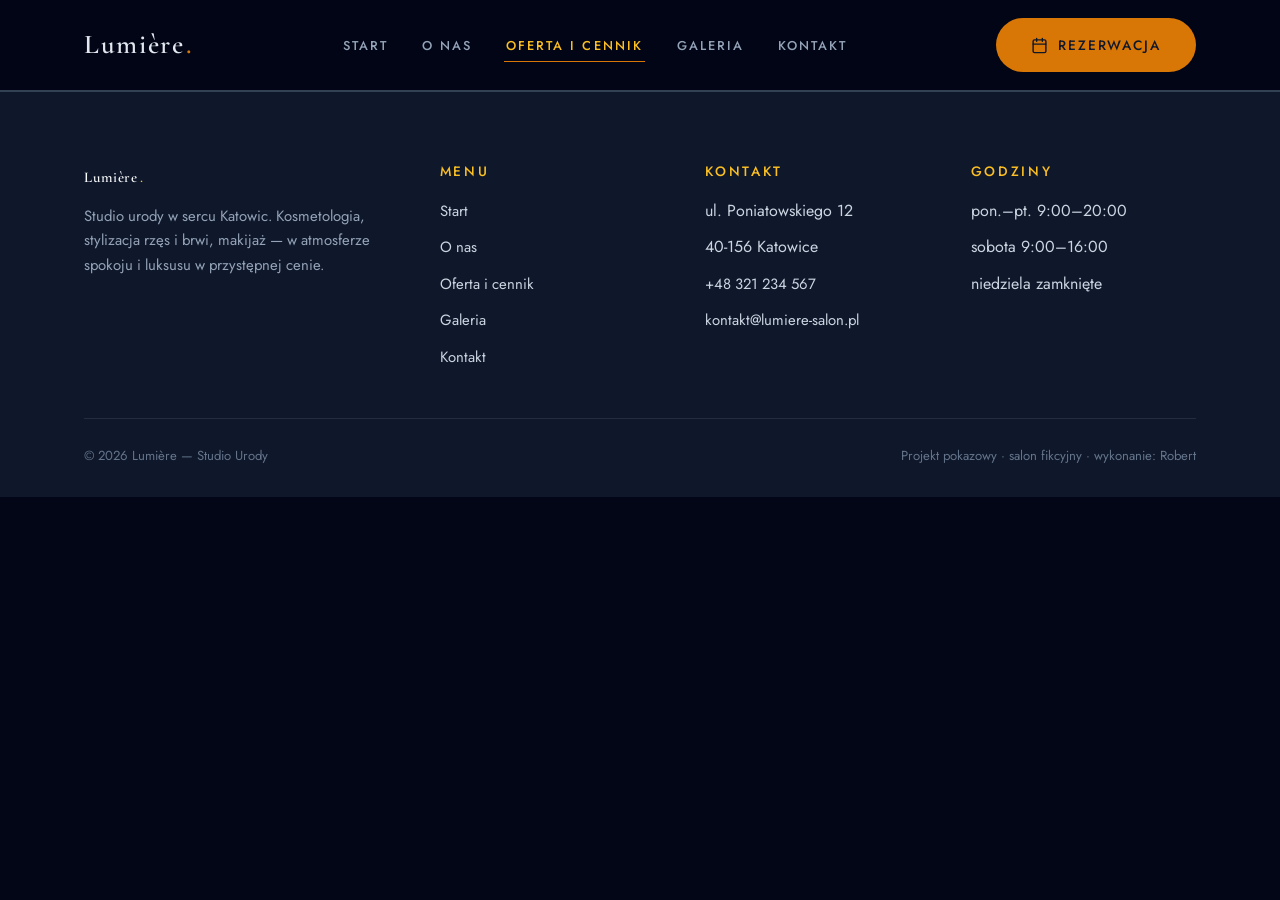
<file: oferta.html>
<!doctype html>
<html lang="pl">
<head>
  <meta charset="UTF-8" />
  <meta name="viewport" content="width=device-width, initial-scale=1.0" />
  <title>Oferta i cennik — Lumière Studio Urody</title>
  <meta name="description" content="Cennik Lumière: oczyszczanie twarzy od 180 zł, rzęsy od 250 zł, laminat brwi 180 zł, makijaż ślubny od 450 zł, manicure hybrydowa 130 zł. Konsultacja bezpłatna." />
  <link rel="canonical" href="https://sayd1975-code.github.io/lumiere/oferta.html" />
  <meta property="og:type" content="website" />
  <meta property="og:site_name" content="Lumière — Studio Urody" />
  <meta property="og:title" content="Oferta i cennik — Lumière Studio Urody" />
  <meta property="og:description" content="Cennik Lumière: oczyszczanie twarzy od 180 zł, rzęsy od 250 zł, laminat brwi 180 zł, makijaż ślubny od 450 zł, manicure hybrydowa 130 zł. Konsultacja bezpłatna." />
  <meta property="og:locale" content="pl_PL" />
  <link rel="icon" type="image/svg+xml" href="icon.svg" />
  <link rel="apple-touch-icon" href="icon.svg" />
  <link rel="manifest" href="manifest.json" />
  <meta name="theme-color" content="#020617" />
  <link rel="preconnect" href="https://fonts.googleapis.com" />
  <link rel="preconnect" href="https://fonts.gstatic.com" crossorigin />
  <link href="https://fonts.googleapis.com/css2?family=Cormorant+Garamond:ital,wght@0,400;0,500;0,600;1,400;1,500&family=Jost:wght@300;400;500;600&display=swap" rel="stylesheet" />
  <link rel="stylesheet" href="css/style.css" />
</head>
<body data-spa="false" data-pwa="true">
  <a class="skip-link" href="#tresc">Przejdź do treści</a>

  <header class="site-header">
    <div class="site-header__inner">
      <a class="brand" href="index.html" data-page="home">Lumière<em>.</em></a>
      <nav class="nav" aria-label="Menu główne">
        <a href="index.html" data-page="home">Start</a>
        <a href="o-nas.html" data-page="o-nas">O nas</a>
        <a href="oferta.html" data-page="oferta">Oferta i cennik</a>
        <a href="galeria.html" data-page="galeria">Galeria</a>
        <a href="kontakt.html" data-page="kontakt">Kontakt</a>
      </nav>
      <a class="header-cta btn btn--primary" href="kontakt.html" data-page="kontakt">
        <svg viewBox="0 0 24 24" fill="none" stroke="currentColor" stroke-width="2" stroke-linecap="round" stroke-linejoin="round" aria-hidden="true"><rect x="3" y="4" width="18" height="18" rx="2"/><path d="M16 2v4M8 2v4M3 10h18"/></svg>
        Rezerwacja
      </a>
      <button class="nav-toggle" aria-label="Otwórz menu" aria-expanded="false">
        <span></span><span></span><span></span>
      </button>
    </div>
  </header>
<main id="page-oferta" class="page" data-page="oferta" hidden>

    <section class="page-hero">
      <div class="wrap">
        <p class="breadcrumb"><a href="index.html" data-page="home">Start</a> / Oferta i cennik</p>
        <h1>Oferta i cennik</h1>
        <p>Przejrzyste ceny bez gwiazdek. Jeśli nie wiesz, co wybrać — konsultacja jest bezpłatna i do niczego nie zobowiązuje.</p>
      </div>
    </section>

    <section class="section">
      <div class="wrap">
        <div class="price-group reveal">
          <h3><span class="dot">·</span> Kosmetologia twarzy</h3>
          <div class="price-row"><span class="name">Konsultacja i analiza cery<span class="desc">bezpłatna, ok. 20 minut</span></span><span class="leader"></span><span class="price">0 zł</span></div>
          <div class="price-row"><span class="name">Oczyszczanie twarzy klasyczne<span class="desc">z peelingiem i maską, ok. 60 min</span></span><span class="leader"></span><span class="price">180 zł</span></div>
          <div class="price-row"><span class="name">Oczyszczanie kombi<span class="desc">manualne + ultradźwięki, ok. 75 min</span></span><span class="leader"></span><span class="price">230 zł</span></div>
          <div class="price-row"><span class="name">Kwasowy peeling chemiczny<span class="desc">migdałowy, glikolowy lub TCA, ok. 45 min</span></span><span class="leader"></span><span class="price">210 zł</span></div>
          <div class="price-row"><span class="name">Zabieg nawilżający z kwasem hialuronowym<span class="desc">seria 4 zabiegów: 720 zł</span></span><span class="leader"></span><span class="price">195 zł</span></div>
          <div class="price-row"><span class="name">Mikrodermabrazja<span class="desc">z głowicą diamentową, ok. 40 min</span></span><span class="leader"></span><span class="price">170 zł</span></div>
        </div>

        <div class="price-group reveal">
          <h3><span class="dot">·</span> Rzęsy</h3>
          <div class="price-row"><span class="name">Przedłużanie metodą 1:1<span class="desc">efekt naturalny, ok. 120 min</span></span><span class="leader"></span><span class="price">250 zł</span></div>
          <div class="price-row"><span class="name">Przedłużanie wolumenowe 2D–4D<span class="desc">efekt puszysty, ok. 150 min</span></span><span class="leader"></span><span class="price">300 zł</span></div>
          <div class="price-row"><span class="name">Uzupełnienie (do 3 tygodni)<span class="desc">ok. 60–90 min</span></span><span class="leader"></span><span class="price">150 zł</span></div>
          <div class="price-row"><span class="name">Lifting rzęs keratynowy<span class="desc">z botoksem odżywczym, ok. 90 min</span></span><span class="leader"></span><span class="price">220 zł</span></div>
        </div>

        <div class="price-group reveal">
          <h3><span class="dot">·</span> Brwi</h3>
          <div class="price-row"><span class="name">Regulacja brwi woskiem<span class="desc">z geometrią, ok. 30 min</span></span><span class="leader"></span><span class="price">60 zł</span></div>
          <div class="price-row"><span class="name">Henna + regulacja<span class="desc">ok. 45 min</span></span><span class="leader"></span><span class="price">90 zł</span></div>
          <div class="price-row"><span class="name">Laminat brwi<span class="desc">utrwalenie kształtu do 6 tygodni, ok. 60 min</span></span><span class="leader"></span><span class="price">180 zł</span></div>
        </div>

        <div class="price-group reveal">
          <h3><span class="dot">·</span> Makijaż</h3>
          <div class="price-row"><span class="name">Makijaż dzienny<span class="desc">ok. 45 min, z konsultacją</span></span><span class="leader"></span><span class="price">150 zł</span></div>
          <div class="price-row"><span class="name">Makijaż wieczorowy<span class="desc">ok. 60 min, z aplikacją rzęs</span></span><span class="leader"></span><span class="price">200 zł</span></div>
          <div class="price-row"><span class="name">Makijaż ślubny — próba + dzień ślubu<span class="desc">dojazd na terenie Katowic w cenie</span></span><span class="leader"></span><span class="price">od 450 zł</span></div>
        </div>

        <div class="price-group reveal">
          <h3><span class="dot">·</span> Paznokcie</h3>
          <div class="price-row"><span class="name">Manicure hybrydowy<span class="desc">z opracowaniem skórek, ok. 75 min</span></span><span class="leader"></span><span class="price">130 zł</span></div>
          <div class="price-row"><span class="name">Uzupełnienie hybrydy<span class="desc">ok. 45 min</span></span><span class="leader"></span><span class="price">90 zł</span></div>
          <div class="price-row"><span class="name">Pedicure hybrydowy<span class="desc">ok. 90 min</span></span><span class="leader"></span><span class="price">160 zł</span></div>
        </div>

        <p class="price-note">Ceny zawierają VAT. Pakiety i serie zabiegów rabatujemy do 15%. Aktualne promocje znajdziesz na naszym Instagramie.</p>
      </div>
    </section>

    <section class="section">
      <div class="wrap">
        <div class="cta-band reveal">
          <h2>Nie wiesz, od czego zacząć?</h2>
          <p>Napisz do nas — doradzimy zabieg dopasowany do Twojej cery i budżetu. Konsultacja nic nie kosztuje.</p>
          <a class="btn btn--light" href="kontakt.html" data-page="kontakt">Umów konsultację</a>
        </div>
      </div>
    </section>

  </main>

  <footer class="site-footer">
    <div class="wrap">
      <div class="footer-grid">
        <div class="footer-col">
          <a class="brand" href="index.html" data-page="home">Lumière<em>.</em></a>
          <p>Studio urody w sercu Katowic. Kosmetologia, stylizacja rzęs i brwi, makijaż — w atmosferze spokoju i luksusu w przystępnej cenie.</p>
        </div>
        <div class="footer-col">
          <h3>Menu</h3>
          <ul>
            <li><a href="index.html" data-page="home">Start</a></li>
            <li><a href="o-nas.html" data-page="o-nas">O nas</a></li>
            <li><a href="oferta.html" data-page="oferta">Oferta i cennik</a></li>
            <li><a href="galeria.html" data-page="galeria">Galeria</a></li>
            <li><a href="kontakt.html" data-page="kontakt">Kontakt</a></li>
          </ul>
        </div>
        <div class="footer-col">
          <h3>Kontakt</h3>
          <ul>
            <li>ul. Poniatowskiego 12</li>
            <li>40-156 Katowice</li>
            <li><a href="tel:+48321234567">+48 321 234 567</a></li>
            <li><a href="mailto:kontakt@lumiere-salon.pl">kontakt@lumiere-salon.pl</a></li>
          </ul>
        </div>
        <div class="footer-col">
          <h3>Godziny</h3>
          <ul>
            <li>pon.–pt. 9:00–20:00</li>
            <li>sobota 9:00–16:00</li>
            <li>niedziela zamknięte</li>
          </ul>
        </div>
      </div>
      <div class="footer-bottom">
        <span>© <span data-year>2026</span> Lumière — Studio Urody</span>
        <span>Projekt pokazowy · salon fikcyjny · wykonanie: Robert</span>
      </div>
    </div>
  </footer>

  <!-- Lightbox galerii -->
  <div class="lightbox" role="dialog" aria-modal="true" aria-label="Powiększone zdjęcie">
    <button class="lightbox__close" aria-label="Zamknij">✕</button>
    <div class="lightbox__inner"></div>
  </div>

  <script src="js/main.js"></script>
</body>
</html>
</file>
<file: css/style.css>
/* ============================================================
   Lumière — Studio Urody · projekt pokazowy
   Design system: ciemny granat + bursztyn (paleta Roberta,
   spójna z rodziną apek: kalkulator_pcd / makro / cykle-stale)
   ============================================================ */

:root {
  --ivory: #020617;
  --cream: #0f172a;
  --sand: #1e293b;
  --rose: #d97706;
  --rose-deep: #fbbf24;
  --rose-soft: #fbbf24;
  --gold: #f59e0b;
  --ink: #e2e8f0;
  --ink-soft: #94a3b8;
  --line: #334155;
  --white: #0f172a;

  --font-display: "Cormorant Garamond", "Playfair Display", Georgia, "Times New Roman", serif;
  --font-body: "Jost", "Segoe UI", system-ui, -apple-system, sans-serif;

  --radius: 18px;
  --radius-sm: 12px;
  --shadow: 0 18px 45px -22px rgba(0, 0, 0, 0.6);
  --shadow-soft: 0 8px 24px -14px rgba(0, 0, 0, 0.45);
  --wrap: 1160px;
}

* { margin: 0; padding: 0; box-sizing: border-box; }

html { scroll-behavior: smooth; color-scheme: dark; }

body {
  font-family: var(--font-body);
  font-weight: 400;
  color: var(--ink);
  background: var(--ivory);
  line-height: 1.65;
  -webkit-font-smoothing: antialiased;
}

img, svg { max-width: 100%; display: block; }

a { color: inherit; text-decoration: none; }
ul { list-style: none; }

::selection { background: #fbbf24; color: #451a03; }

.wrap { max-width: var(--wrap); margin: 0 auto; padding: 0 24px; }

/* --- Typography --- */
h1, h2, h3, .display {
  font-family: var(--font-display);
  font-weight: 500;
  line-height: 1.15;
  letter-spacing: 0.01em;
}

.eyebrow {
  display: inline-flex;
  align-items: center;
  gap: 10px;
  font-size: 0.78rem;
  font-weight: 500;
  letter-spacing: 0.28em;
  text-transform: uppercase;
  color: var(--rose);
  margin-bottom: 18px;
}
.eyebrow::before {
  content: "";
  width: 34px;
  height: 1px;
  background: var(--rose);
  opacity: 0.6;
}

.section { padding: 96px 0; }
.section--cream { background: var(--cream); }

.section-head { max-width: 620px; margin-bottom: 52px; }
.section-head h2 { font-size: clamp(2rem, 4vw, 2.8rem); margin-bottom: 14px; }
.section-head p { color: var(--ink-soft); font-size: 1.05rem; }
.section-head--center { margin-inline: auto; text-align: center; }
.section-head--center .eyebrow { justify-content: center; }
.section-head--center .eyebrow::before { display: none; }

.lede { font-size: 1.1rem; color: var(--ink-soft); }

/* --- Buttons --- */
.btn {
  display: inline-flex;
  align-items: center;
  justify-content: center;
  gap: 10px;
  padding: 15px 34px;
  border-radius: 999px;
  font-family: var(--font-body);
  font-size: 0.85rem;
  font-weight: 500;
  letter-spacing: 0.14em;
  text-transform: uppercase;
  border: 1px solid transparent;
  cursor: pointer;
  transition: background 0.35s ease, color 0.35s ease, border-color 0.35s ease,
    transform 0.35s ease, box-shadow 0.35s ease;
}
.btn:hover { transform: translateY(-2px); box-shadow: var(--shadow-soft); }

.btn--primary { background: var(--rose); color: var(--white); }
.btn--primary:hover { background: var(--rose-deep); }

.btn--ghost {
  background: transparent;
  color: var(--ink);
  border-color: var(--ink);
  border-color: rgba(55, 46, 42, 0.35);
}
.btn--ghost:hover { border-color: var(--rose); color: var(--rose); }

.btn--light { background: var(--white); color: var(--rose-deep); }
.btn--light:hover { background: var(--rose-soft); }

.btn svg { width: 17px; height: 17px; flex: none; }

/* --- Skip link --- */
.skip-link {
  position: absolute;
  left: 12px;
  top: -64px;
  z-index: 100;
  background: var(--white);
  color: var(--rose-deep);
  padding: 10px 18px;
  border-radius: 8px;
  box-shadow: var(--shadow-soft);
  font-size: 0.85rem;
  transition: top 0.3s ease;
}
.skip-link:focus { top: 12px; }

/* --- Header --- */
.site-header {
  position: sticky;
  top: 0;
  z-index: 50;
  background: rgba(250, 247, 242, 0.88);
  backdrop-filter: blur(12px);
  -webkit-backdrop-filter: blur(12px);
  border-bottom: 1px solid var(--line);
}
.site-header__inner {
  display: flex;
  align-items: center;
  justify-content: space-between;
  gap: 24px;
  padding: 18px 24px;
  max-width: var(--wrap);
  margin: 0 auto;
}

.brand {
  font-family: var(--font-display);
  font-size: 1.7rem;
  font-weight: 600;
  letter-spacing: 0.06em;
  display: inline-flex;
  align-items: baseline;
  gap: 2px;
}
.brand em {
  font-style: normal;
  color: var(--rose);
}
.brand span { color: var(--rose); }

.nav { display: flex; align-items: center; gap: 30px; }
.nav a {
  position: relative;
  font-size: 0.8rem;
  font-weight: 500;
  letter-spacing: 0.16em;
  text-transform: uppercase;
  color: var(--ink-soft);
  padding: 6px 2px;
  transition: color 0.3s ease;
}
.nav a::after {
  content: "";
  position: absolute;
  left: 0;
  bottom: 0;
  height: 1px;
  width: 100%;
  background: var(--rose);
  transform: scaleX(0);
  transform-origin: left;
  transition: transform 0.35s ease;
}
.nav a:hover, .nav a.is-active { color: var(--rose-deep); }
.nav a:hover::after, .nav a.is-active::after { transform: scaleX(1); }

.header-cta { display: inline-flex; }
.header-cta .btn { padding: 12px 26px; }

.nav-toggle {
  display: none;
  background: none;
  border: 0;
  cursor: pointer;
  padding: 8px;
}
.nav-toggle span {
  display: block;
  width: 24px;
  height: 2px;
  background: var(--ink);
  margin: 5px 0;
  transition: transform 0.3s ease, opacity 0.3s ease;
}
body.nav-open .nav-toggle span:nth-child(1) { transform: translateY(7px) rotate(45deg); }
body.nav-open .nav-toggle span:nth-child(2) { opacity: 0; }
body.nav-open .nav-toggle span:nth-child(3) { transform: translateY(-7px) rotate(-45deg); }

/* --- Hero --- */
.hero {
  position: relative;
  overflow: hidden;
  background: linear-gradient(180deg, var(--ivory) 0%, var(--cream) 100%);
}
.hero__inner {
  display: grid;
  grid-template-columns: 1.05fr 0.95fr;
  align-items: center;
  gap: 48px;
  padding: 88px 24px 104px;
  max-width: var(--wrap);
  margin: 0 auto;
}
.hero__content h1 {
  font-size: clamp(2.6rem, 5.4vw, 4.2rem);
  margin-bottom: 22px;
}
.hero__content h1 em {
  font-style: italic;
  color: var(--rose);
}
.hero__content p {
  max-width: 46ch;
  font-size: 1.12rem;
  color: var(--ink-soft);
  margin-bottom: 36px;
}
.hero__actions { display: flex; flex-wrap: wrap; gap: 14px; }

.hero__figure { position: relative; }
.hero__figure svg { width: 100%; height: auto; border-radius: var(--radius); box-shadow: var(--shadow); }

.hero__badge {
  position: absolute;
  left: -18px;
  bottom: 26px;
  background: var(--white);
  border-radius: var(--radius-sm);
  padding: 14px 20px;
  box-shadow: var(--shadow-soft);
  display: flex;
  align-items: center;
  gap: 12px;
  font-size: 0.85rem;
}
.hero__badge strong { display: block; font-family: var(--font-display); font-size: 1.15rem; color: var(--rose-deep); }
.hero__badge span { color: var(--ink-soft); }

/* load-in animation for hero */
@keyframes fadeUp {
  from { opacity: 0; transform: translateY(26px); }
  to { opacity: 1; transform: translateY(0); }
}
.hero__content > * { opacity: 0; animation: fadeUp 0.9s ease forwards; }
.hero__content > *:nth-child(1) { animation-delay: 0.05s; }
.hero__content > *:nth-child(2) { animation-delay: 0.2s; }
.hero__content > *:nth-child(3) { animation-delay: 0.35s; }
.hero__figure { opacity: 0; animation: fadeUp 1s ease 0.3s forwards; }

/* --- Scroll reveal --- */
.reveal {
  opacity: 0;
  transform: translateY(26px);
  transition: opacity 0.75s ease, transform 0.75s ease;
}
.reveal.inview { opacity: 1; transform: translateY(0); }
.reveal[data-delay="1"] { transition-delay: 0.12s; }
.reveal[data-delay="2"] { transition-delay: 0.24s; }
.reveal[data-delay="3"] { transition-delay: 0.36s; }

@media (prefers-reduced-motion: reduce) {
  .reveal, .hero__content > *, .hero__figure { animation: none; opacity: 1; transform: none; transition: none; }
  html { scroll-behavior: auto; }
}

/* --- Cards / features --- */
.grid-3 { display: grid; grid-template-columns: repeat(3, 1fr); gap: 26px; }

.card {
  background: var(--white);
  border: 1px solid var(--line);
  border-radius: var(--radius);
  padding: 36px 30px;
  transition: transform 0.4s ease, box-shadow 0.4s ease;
}
.card:hover { transform: translateY(-5px); box-shadow: var(--shadow-soft); }

.card__icon {
  width: 52px;
  height: 52px;
  border-radius: 50%;
  background: var(--cream);
  display: grid;
  place-items: center;
  margin-bottom: 22px;
}
.card__icon svg { width: 24px; height: 24px; }
.card h3 { font-size: 1.45rem; margin-bottom: 10px; }
.card p { color: var(--ink-soft); font-size: 0.97rem; }

/* --- Services teaser --- */
.service-tile {
  position: relative;
  border-radius: var(--radius);
  overflow: hidden;
  background: var(--white);
  border: 1px solid var(--line);
  transition: transform 0.4s ease, box-shadow 0.4s ease;
}
.service-tile:hover { transform: translateY(-5px); box-shadow: var(--shadow); }
.service-tile__art { aspect-ratio: 4 / 3; overflow: hidden; }
.service-tile__art svg {
  width: 100%;
  height: 100%;
  transition: transform 0.6s ease;
}
.service-tile:hover .service-tile__art svg { transform: scale(1.045); }
.service-tile__body { padding: 24px 26px 30px; }
.service-tile__body h3 { font-size: 1.4rem; margin-bottom: 8px; }
.service-tile__body p { color: var(--ink-soft); font-size: 0.95rem; margin-bottom: 14px; }
.service-tile__body a {
  font-size: 0.8rem;
  letter-spacing: 0.16em;
  text-transform: uppercase;
  color: var(--rose);
  font-weight: 500;
}
.service-tile__body a::after { content: " →"; }

/* --- Split (image + text) --- */
.split {
  display: grid;
  grid-template-columns: 0.9fr 1.1fr;
  gap: 56px;
  align-items: center;
}
.split__figure svg { border-radius: var(--radius); box-shadow: var(--shadow); }
.split__content h2 { font-size: clamp(1.9rem, 3.6vw, 2.6rem); margin-bottom: 16px; }
.split__content p { color: var(--ink-soft); margin-bottom: 14px; }

.checklist { margin: 22px 0 30px; display: grid; gap: 12px; }
.checklist li { display: flex; gap: 12px; align-items: flex-start; color: var(--ink); font-size: 1rem; }
.checklist li::before {
  content: "";
  flex: none;
  width: 21px;
  height: 21px;
  margin-top: 3px;
  border-radius: 50%;
  background: var(--cream) url("data:image/svg+xml,%3Csvg xmlns='http://www.w3.org/2000/svg' viewBox='0 0 24 24' fill='none' stroke='%239a5560' stroke-width='3' stroke-linecap='round' stroke-linejoin='round'%3E%3Cpath d='M5 13l4 4L19 7'/%3E%3C/svg%3E") center / 12px no-repeat;
}

/* --- Testimonials --- */
.quote-card {
  background: var(--white);
  border: 1px solid var(--line);
  border-radius: var(--radius);
  padding: 34px 30px;
  display: flex;
  flex-direction: column;
  gap: 18px;
  transition: transform 0.4s ease, box-shadow 0.4s ease;
}
.quote-card:hover { transform: translateY(-4px); box-shadow: var(--shadow-soft); }
.quote-card__stars { color: var(--rose); letter-spacing: 4px; font-size: 0.95rem; }
.quote-card blockquote {
  font-family: var(--font-display);
  font-size: 1.25rem;
  font-style: italic;
  line-height: 1.45;
}
.quote-card figcaption { color: var(--ink-soft); font-size: 0.88rem; }
.quote-card figcaption strong { color: var(--ink); font-weight: 500; }

/* --- CTA band --- */
.cta-band {
  background: linear-gradient(120deg, var(--rose) 0%, var(--rose-deep) 100%);
  color: var(--white);
  border-radius: var(--radius);
  padding: 64px 48px;
  text-align: center;
}
.cta-band h2 { font-size: clamp(1.9rem, 3.6vw, 2.6rem); margin-bottom: 12px; color: var(--white); }
.cta-band p { opacity: 0.9; max-width: 52ch; margin: 0 auto 30px; }
.cta-band .btn--light:hover { background: var(--white); }

/* --- Team --- */
.team-card { text-align: center; }
.team-card__art {
  width: 150px;
  height: 150px;
  margin: 0 auto 20px;
  border-radius: 50%;
  overflow: hidden;
  border: 3px solid var(--rose-soft);
}
.team-card h3 { font-size: 1.35rem; margin-bottom: 4px; }
.team-card .role {
  font-size: 0.78rem;
  letter-spacing: 0.2em;
  text-transform: uppercase;
  color: var(--rose);
  margin-bottom: 12px;
  display: block;
}
.team-card p { color: var(--ink-soft); font-size: 0.95rem; }

/* --- Price list --- */
.price-group { margin-bottom: 44px; }
.price-group:last-child { margin-bottom: 0; }
.price-group h3 {
  font-size: 1.6rem;
  padding-bottom: 14px;
  margin-bottom: 8px;
  border-bottom: 1px solid var(--line);
  display: flex;
  align-items: center;
  gap: 12px;
}
.price-group h3 .dot { color: var(--rose); }
.price-row {
  display: flex;
  align-items: baseline;
  gap: 14px;
  padding: 15px 4px;
  border-bottom: 1px dashed var(--line);
  transition: background 0.3s ease;
}
.price-row:hover { background: rgba(233, 199, 195, 0.14); }
.price-row .name { font-weight: 500; }
.price-row .desc { display: block; font-size: 0.85rem; color: var(--ink-soft); font-weight: 400; }
.price-row .leader { flex: 1; }
.price-row .price { font-family: var(--font-display); font-size: 1.2rem; color: var(--rose-deep); white-space: nowrap; }

.price-note { margin-top: 36px; font-size: 0.85rem; color: var(--ink-soft); }

/* --- Gallery --- */
.gallery-grid {
  display: grid;
  grid-template-columns: repeat(4, 1fr);
  gap: 18px;
}
.g-item {
  position: relative;
  border-radius: var(--radius-sm);
  overflow: hidden;
  cursor: pointer;
  border: 0;
  padding: 0;
  background: none;
  text-align: left;
}
.g-item--wide { grid-column: span 2; }
.g-item__art { aspect-ratio: 4 / 5; transition: transform 0.5s ease; }
.g-item--wide .g-item__art { aspect-ratio: 8 / 5; }
.g-item:hover .g-item__art, .g-item:focus-visible .g-item__art { transform: scale(1.05); }
.g-item__caption {
  position: absolute;
  left: 0; right: 0; bottom: 0;
  padding: 34px 18px 16px;
  background: linear-gradient(180deg, transparent, rgba(46, 38, 33, 0.72));
  color: var(--white);
  font-size: 0.88rem;
  letter-spacing: 0.06em;
}
.g-item__caption strong { display: block; font-family: var(--font-display); font-size: 1.1rem; font-weight: 500; }

/* lightbox */
.lightbox {
  position: fixed;
  inset: 0;
  z-index: 90;
  background: rgba(38, 30, 26, 0.92);
  display: grid;
  place-items: center;
  padding: 30px;
  opacity: 0;
  pointer-events: none;
  transition: opacity 0.35s ease;
}
.lightbox.open { opacity: 1; pointer-events: auto; }
.lightbox__inner { max-width: min(900px, 100%); text-align: center; }
.lightbox__inner .art { border-radius: var(--radius-sm); overflow: hidden; box-shadow: var(--shadow); }
.lightbox__inner .art svg { width: 100%; height: auto; }
.lightbox__caption { color: var(--ivory); margin-top: 16px; font-family: var(--font-display); font-size: 1.25rem; }
.lightbox__close {
  position: absolute;
  top: 22px; right: 26px;
  background: none;
  border: 1px solid rgba(250, 247, 242, 0.5);
  color: var(--ivory);
  width: 44px; height: 44px;
  border-radius: 50%;
  font-size: 1.1rem;
  cursor: pointer;
  transition: background 0.3s ease;
}
.lightbox__close:hover { background: rgba(250, 247, 242, 0.15); }

/* --- Contact --- */
.contact-grid {
  display: grid;
  grid-template-columns: 1.05fr 0.95fr;
  gap: 48px;
  align-items: start;
}
.info-list { display: grid; gap: 22px; margin-top: 30px; }
.info-list li { display: flex; gap: 16px; align-items: flex-start; }
.info-list .ic {
  flex: none;
  width: 46px; height: 46px;
  border-radius: 50%;
  background: var(--cream);
  display: grid;
  place-items: center;
}
.info-list .ic svg { width: 20px; height: 20px; }
.info-list strong { display: block; font-weight: 500; margin-bottom: 2px; }
.info-list span { color: var(--ink-soft); font-size: 0.95rem; }

.hours { margin-top: 34px; border-top: 1px solid var(--line); padding-top: 26px; }
.hours h3 { font-size: 1.3rem; margin-bottom: 12px; }
.hours dl { display: grid; grid-template-columns: auto 1fr; gap: 8px 22px; }
.hours dt { color: var(--ink-soft); }
.hours dd { text-align: right; }

.form-card {
  background: var(--white);
  border: 1px solid var(--line);
  border-radius: var(--radius);
  padding: 40px 36px;
  box-shadow: var(--shadow-soft);
}
.form-card h3 { font-size: 1.5rem; margin-bottom: 6px; }
.form-card > p { color: var(--ink-soft); font-size: 0.95rem; margin-bottom: 26px; }

.field { margin-bottom: 20px; }
.field label {
  display: block;
  font-size: 0.78rem;
  letter-spacing: 0.18em;
  text-transform: uppercase;
  color: var(--ink-soft);
  margin-bottom: 8px;
}
.field input, .field select, .field textarea {
  width: 100%;
  padding: 13px 4px;
  font: inherit;
  color: var(--ink);
  background: transparent;
  border: 0;
  border-bottom: 1px solid var(--line);
  border-radius: 0;
  outline: none;
  transition: border-color 0.3s ease;
}
.field textarea { resize: vertical; min-height: 110px; }
.field input:focus, .field select:focus, .field textarea:focus { border-bottom-color: var(--rose); }
.field .error { display: none; color: var(--rose-deep); font-size: 0.8rem; margin-top: 6px; }
.field.has-error input, .field.has-error select, .field.has-error textarea { border-bottom-color: var(--rose-deep); }
.field.has-error .error { display: block; }

.form-row { display: grid; grid-template-columns: 1fr 1fr; gap: 20px; }

.consent { display: flex; gap: 12px; align-items: flex-start; font-size: 0.83rem; color: var(--ink-soft); margin: 4px 0 24px; }
.consent input { width: 17px; height: 17px; margin-top: 3px; accent-color: var(--rose); }
.consent.has-error .error { display: block; color: var(--rose-deep); font-size: 0.8rem; margin-top: 6px; }
.consent .error { display: none; }

.form-success {
  display: none;
  text-align: center;
  padding: 30px 10px;
}
.form-success.show { display: block; }
.form-success .tick {
  width: 64px; height: 64px;
  margin: 0 auto 20px;
  border-radius: 50%;
  background: var(--cream);
  display: grid;
  place-items: center;
}
.form-success h3 { font-size: 1.4rem; margin-bottom: 8px; }
.form-success p { color: var(--ink-soft); font-size: 0.95rem; }

/* --- Page hero (subpages) --- */
.page-hero {
  background: linear-gradient(180deg, var(--cream), var(--ivory));
  padding: 84px 0 60px;
  text-align: center;
}
.page-hero h1 { font-size: clamp(2.2rem, 4.6vw, 3.4rem); margin-bottom: 14px; }
.page-hero p { max-width: 56ch; margin: 0 auto; color: var(--ink-soft); font-size: 1.05rem; }
.breadcrumb {
  font-size: 0.8rem;
  letter-spacing: 0.14em;
  text-transform: uppercase;
  color: var(--ink-soft);
  margin-bottom: 20px;
}
.breadcrumb a { color: var(--rose); }

/* --- Footer --- */
.site-footer { background: #2e2723; color: #d8cfc5; padding: 72px 0 30px; }
.footer-grid {
  display: grid;
  grid-template-columns: 1.4fr 1fr 1fr 1fr;
  gap: 40px;
  padding-bottom: 48px;
  border-bottom: 1px solid rgba(250, 247, 242, 0.12);
}
.site-footer .brand { color: var(--ivory); margin-bottom: 14px; }
.site-footer p { font-size: 0.93rem; color: #b7aaa0; max-width: 34ch; }
.footer-col h3 {
  font-size: 0.85rem;
  font-family: var(--font-body);
  font-weight: 500;
  letter-spacing: 0.2em;
  text-transform: uppercase;
  color: var(--rose-soft);
  margin-bottom: 18px;
}
.footer-col ul { display: grid; gap: 10px; }
.footer-col a { font-size: 0.93rem; color: #d8cfc5; transition: color 0.3s ease; }
.footer-col a:hover { color: var(--rose-soft); }
.footer-bottom {
  display: flex;
  flex-wrap: wrap;
  gap: 12px;
  justify-content: space-between;
  padding-top: 26px;
  font-size: 0.82rem;
  color: #9b8d82;
}

/* --- SPA preview pages --- */
main.page[hidden] { display: none; }

/* --- Responsive --- */
@media (max-width: 960px) {
  .grid-3 { grid-template-columns: repeat(2, 1fr); }
  .gallery-grid { grid-template-columns: repeat(3, 1fr); }
  .split, .contact-grid { grid-template-columns: 1fr; gap: 36px; }
  .footer-grid { grid-template-columns: 1fr 1fr; }
}

@media (max-width: 860px) {
  .nav {
    position: fixed;
    inset: 0 0 0 auto;
    width: min(320px, 82vw);
    background: var(--ivory);
    flex-direction: column;
    align-items: flex-start;
    justify-content: center;
    gap: 26px;
    padding: 90px 36px;
    box-shadow: -20px 0 50px rgba(46, 38, 33, 0.15);
    transform: translateX(100%);
    transition: transform 0.4s ease;
  }
  body.nav-open .nav { transform: translateX(0); }
  .nav a { font-size: 1rem; }
  .nav-toggle { display: block; z-index: 60; }
  .header-cta { display: none; }
  body.nav-open::after {
    content: "";
    position: fixed;
    inset: 0;
    background: rgba(46, 38, 33, 0.25);
    z-index: 40;
  }
}

@media (max-width: 700px) {
  .section { padding: 68px 0; }
  .grid-3 { grid-template-columns: 1fr; }
  .gallery-grid { grid-template-columns: repeat(2, 1fr); gap: 12px; }
  .hero__inner { grid-template-columns: 1fr; padding-top: 56px; }
  .hero__badge { left: 10px; }
  .form-row { grid-template-columns: 1fr; }
  .footer-grid { grid-template-columns: 1fr; }
  .price-row .leader { min-width: 24px; }
  .cta-band { padding: 48px 26px; }
}

/* ============================================================
   Nadpisania motywu ciemnego (paleta Roberta: granat+bursztyn)
   ============================================================ */

.skip-link { background: #0f172a; color: #fbbf24; }

.site-header {
  background: rgba(2, 6, 23, 0.86);
}

.hero__badge { background: #0f172a; border: 1px solid #334155; }

.card__icon, .info-list .ic, .form-success .tick, .checklist li::before {
  background: #1e293b;
}

.btn--ghost { border-color: rgba(148, 163, 184, 0.4); }

.btn--light:hover { background: #1e293b; color: #fbbf24; }

.price-row:hover { background: rgba(251, 191, 36, 0.08); }

.g-item__caption {
  background: linear-gradient(180deg, transparent, rgba(2, 6, 23, 0.82));
  color: #f8fafc;
}

.lightbox { background: rgba(2, 6, 23, 0.95); }
.lightbox__close { border-color: rgba(226, 232, 240, 0.5); color: #e2e8f0; }
.lightbox__close:hover { background: rgba(226, 232, 240, 0.12); }
.lightbox__caption { color: #f1f5f9; }

.field .error,
.consent .error,
.field.has-error .error,
.consent.has-error .error { color: #f87171; }
.field.has-error input, .field.has-error select, .field.has-error textarea {
  border-bottom-color: #f87171;
}

body.nav-open::after { background: rgba(2, 6, 23, 0.6); }

.site-footer {
  background: #0f172a;
  border-top: 1px solid #334155;
  color: #cbd5e1;
}
.site-footer .brand { color: #f8fafc; }
.site-footer .brand em { color: #fbbf24; }
.site-footer p { color: #94a3b8; }
.footer-col h3 { color: #fbbf24; }
.footer-col ul li { color: #cbd5e1; }
.footer-col a { color: #cbd5e1; }
.footer-col a:hover { color: #fbbf24; }
.footer-grid { border-bottom-color: rgba(148, 163, 184, 0.15); }
.footer-bottom { color: #64748b; }

.cta-band { color: #fff8eb; }
.cta-band h2 { color: #fff8eb; }

.hero {
  background: linear-gradient(180deg, #020617 0%, #0f172a 100%);
}

.page-hero {
  background: linear-gradient(180deg, #0f172a, #020617);
}

.team-card__art { border-color: #fbbf24; }

@media (max-width: 860px) {
  .nav { background: #0f172a; box-shadow: -20px 0 50px rgba(0, 0, 0, 0.55); }
}

/* ============================================================
   Zdjęcia (sesja AI, 8.11.2026 — podmiana grafik zastępczych)
   ============================================================ */

.hero__figure img { width: 100%; height: auto; border-radius: var(--radius); box-shadow: var(--shadow); }
.split__figure img { width: 100%; height: auto; border-radius: var(--radius); box-shadow: var(--shadow); }
.service-tile__art img { width: 100%; height: 100%; object-fit: cover; transition: transform 0.6s ease; }
.service-tile:hover .service-tile__art img { transform: scale(1.045); }
.team-card__art img { width: 100%; height: 100%; object-fit: cover; }
.g-item__art img { width: 100%; height: 100%; object-fit: cover; }
.lightbox__inner .art img { width: 100%; height: auto; }
</file>
